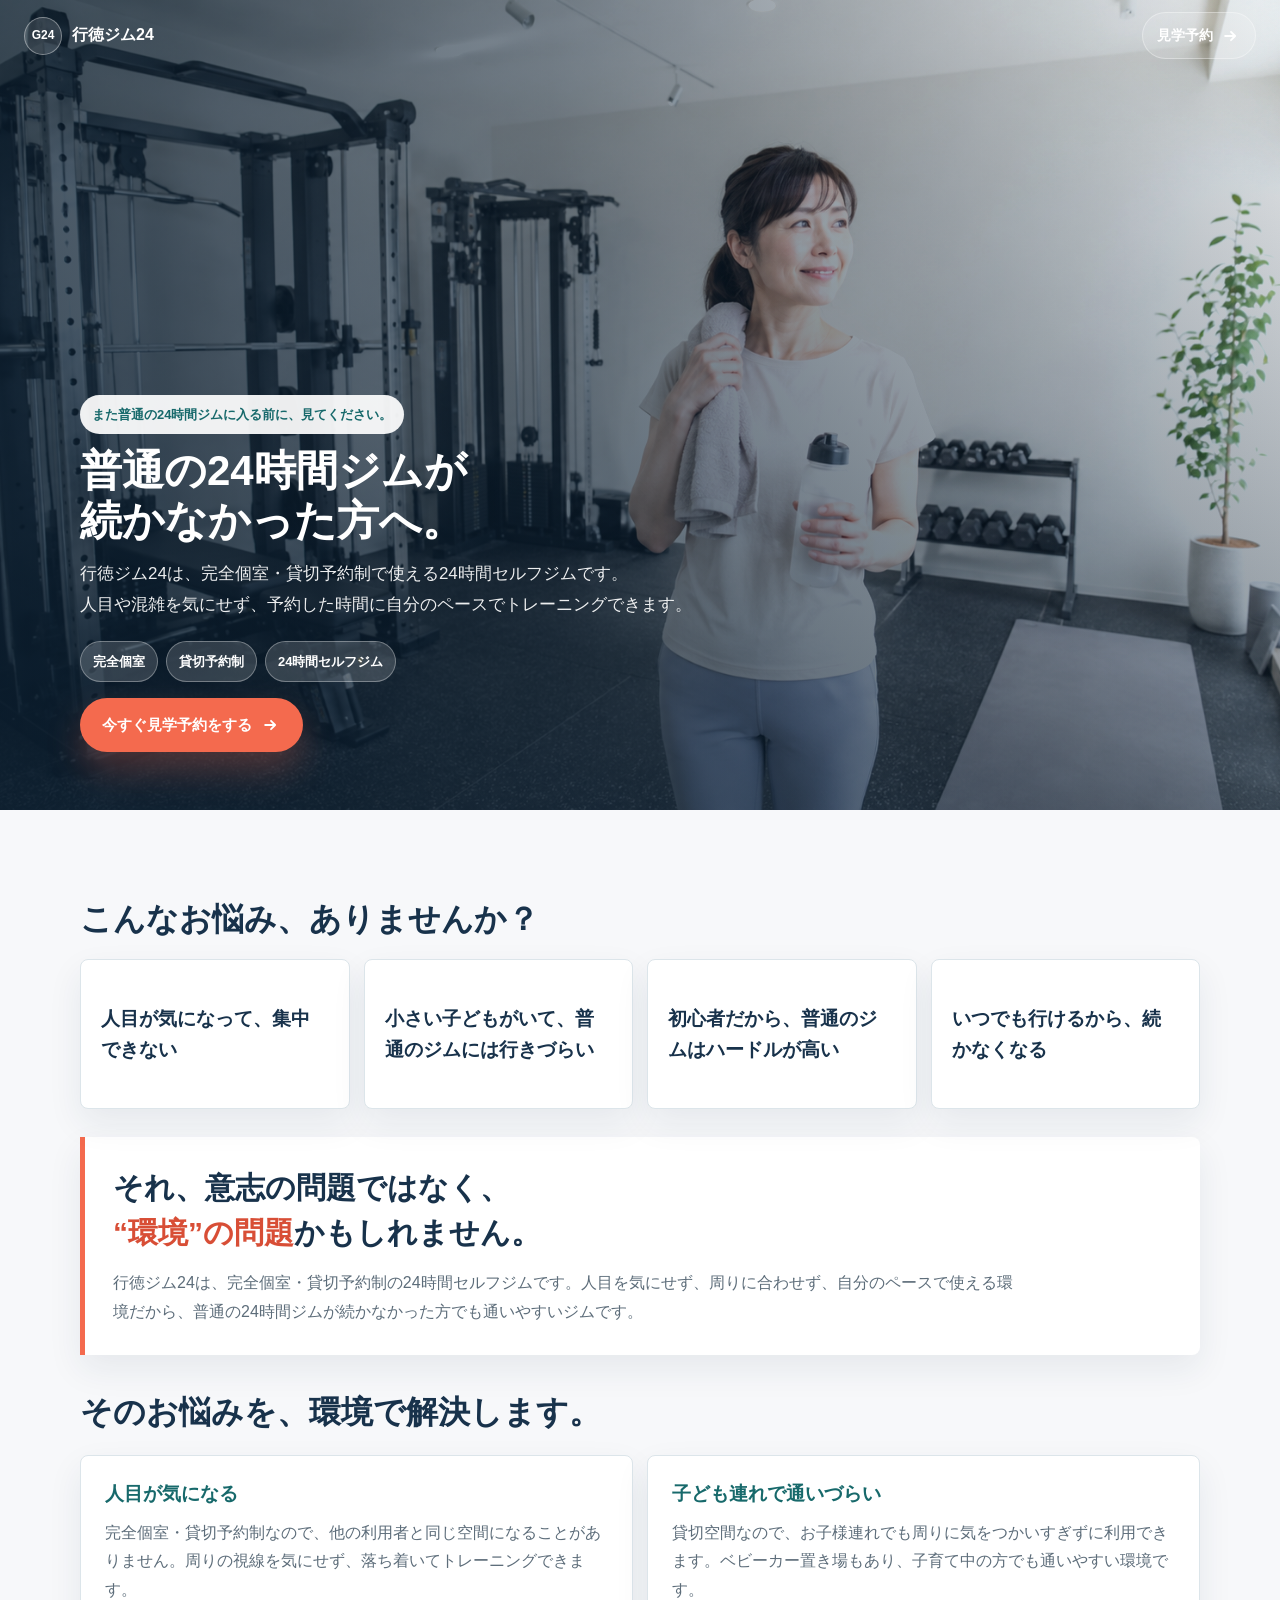
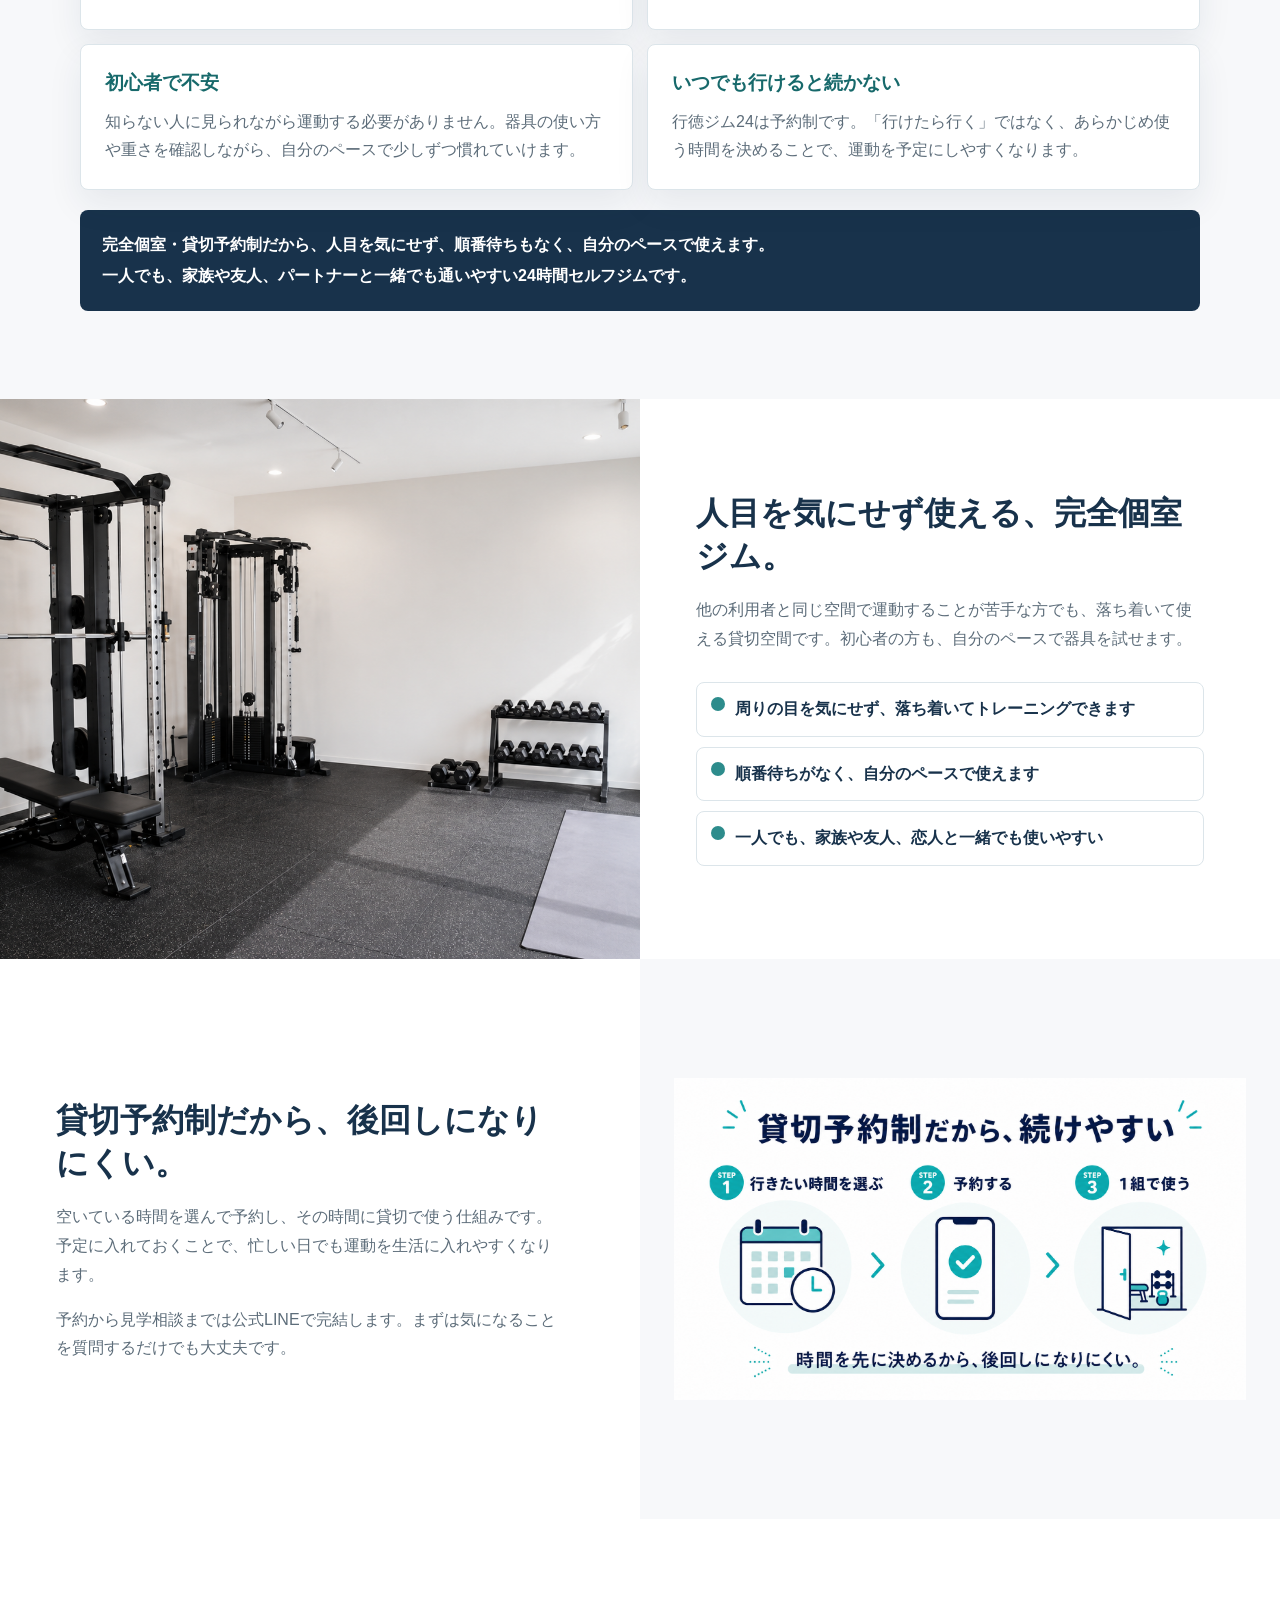
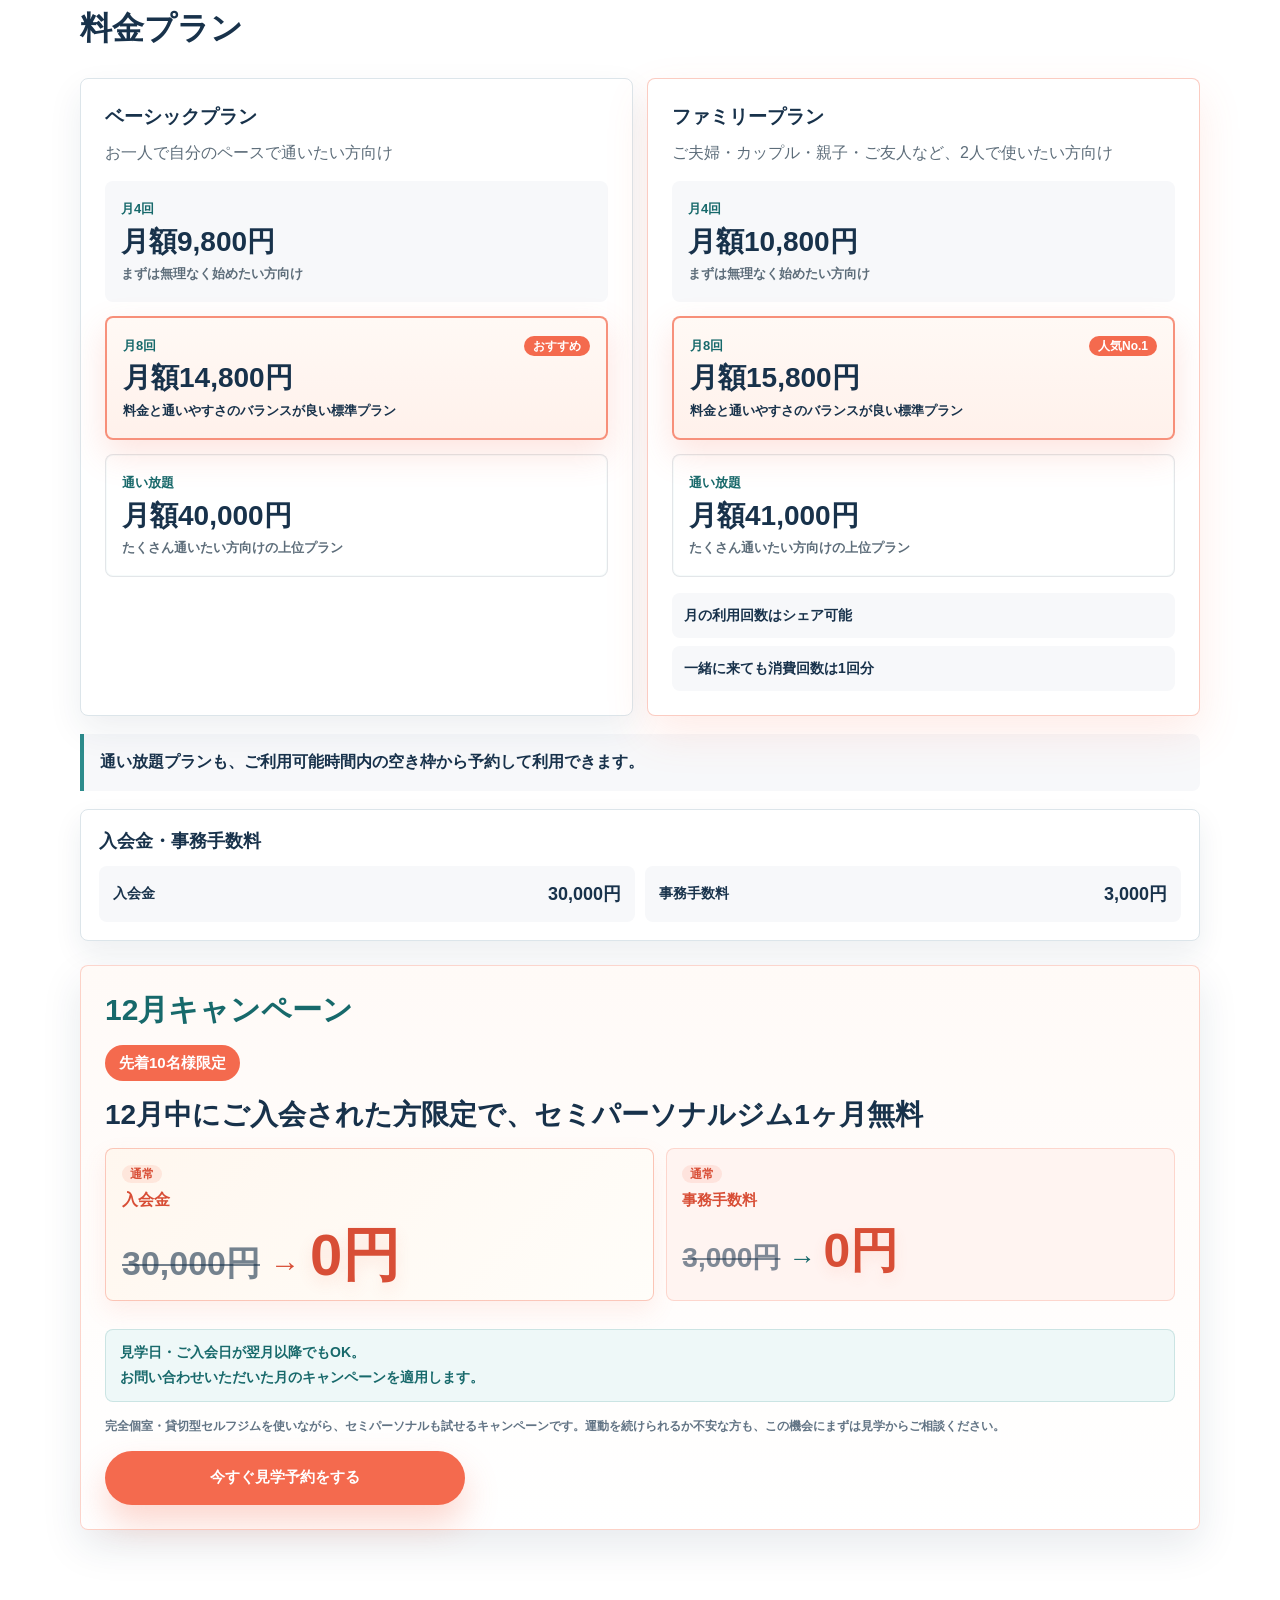
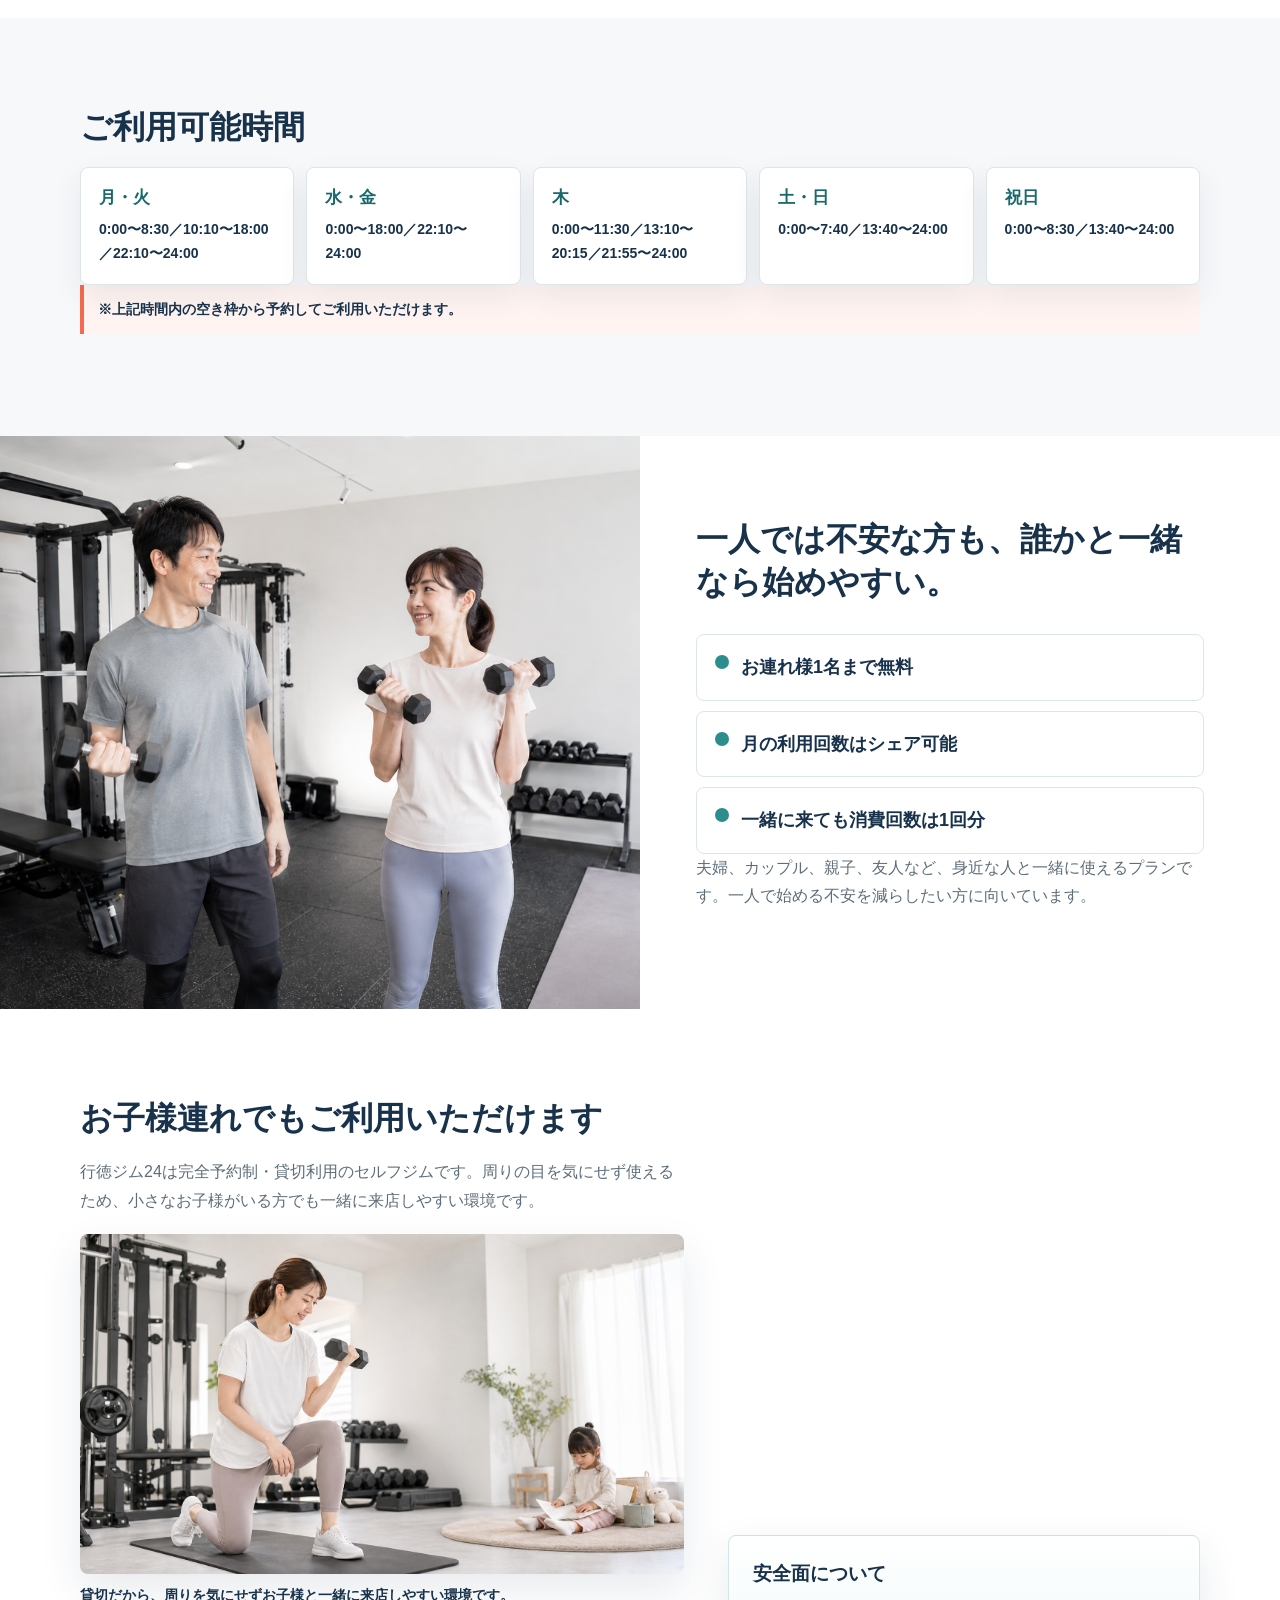
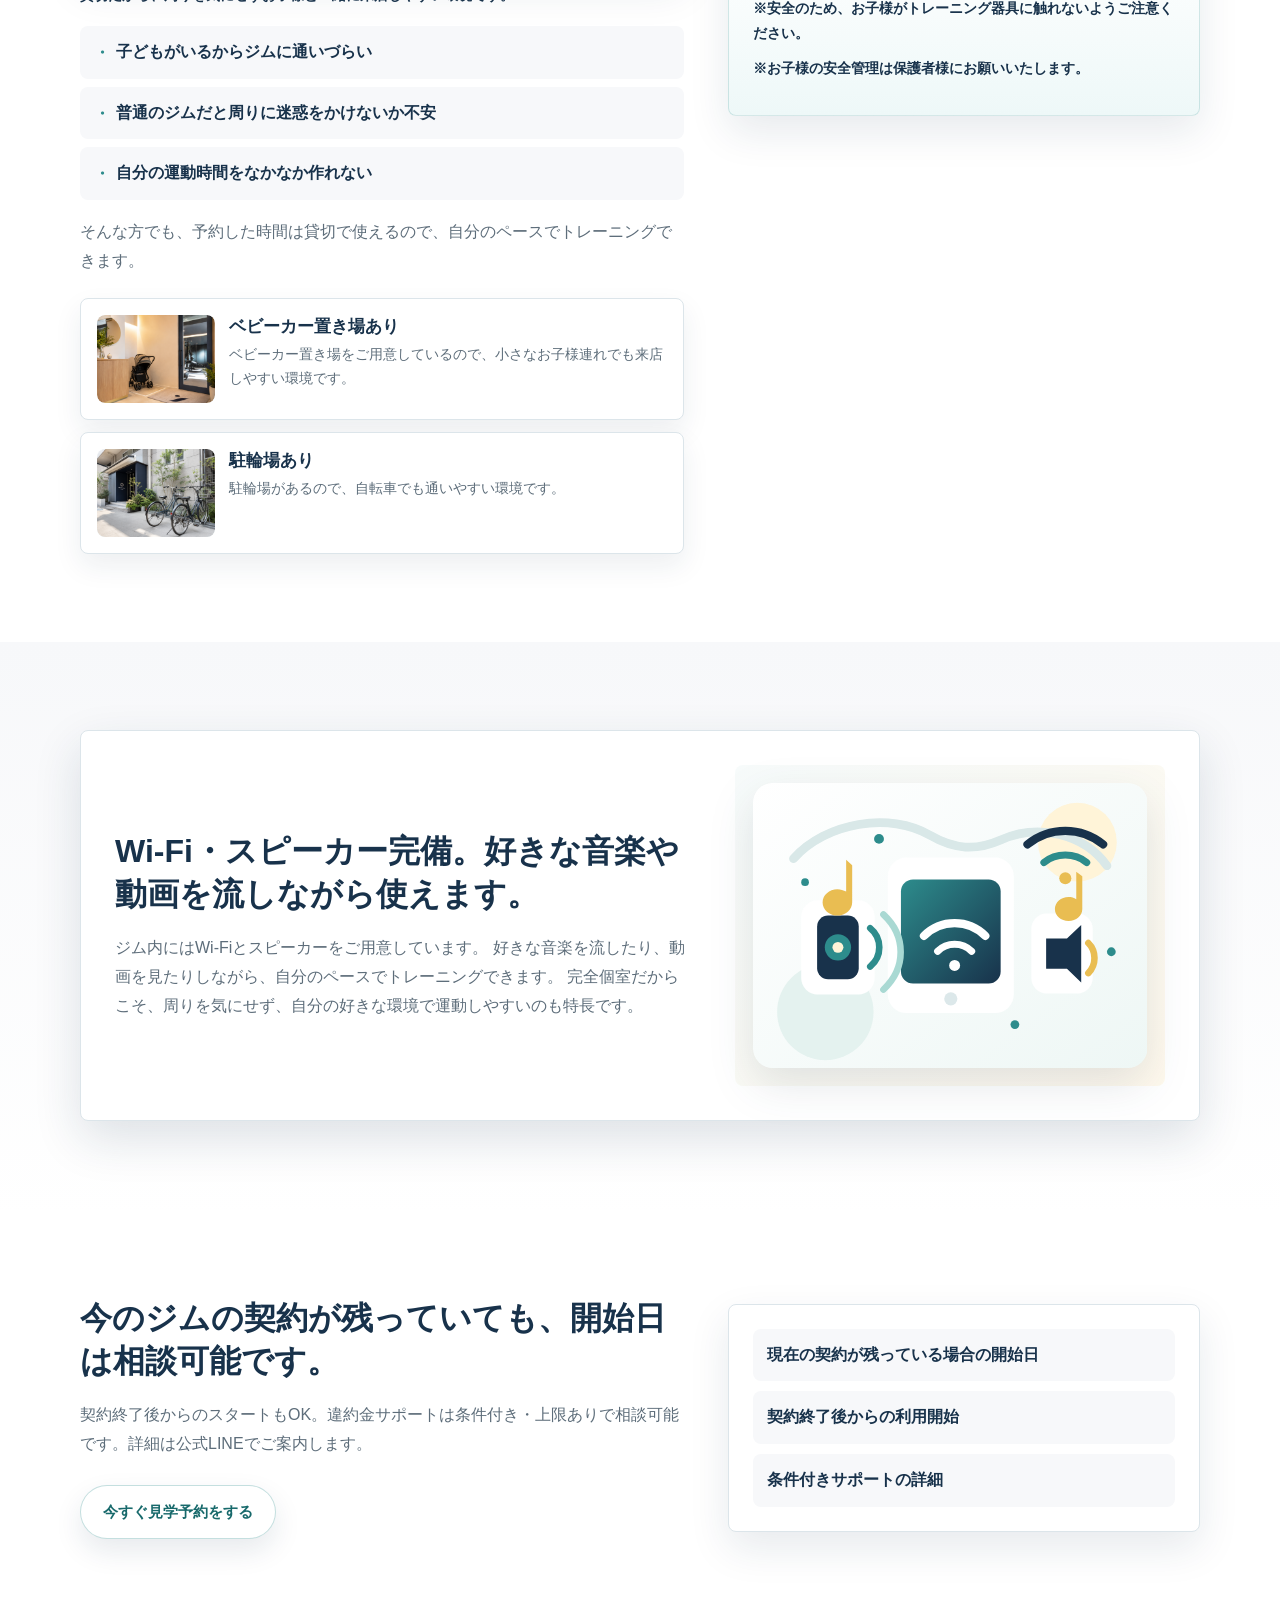
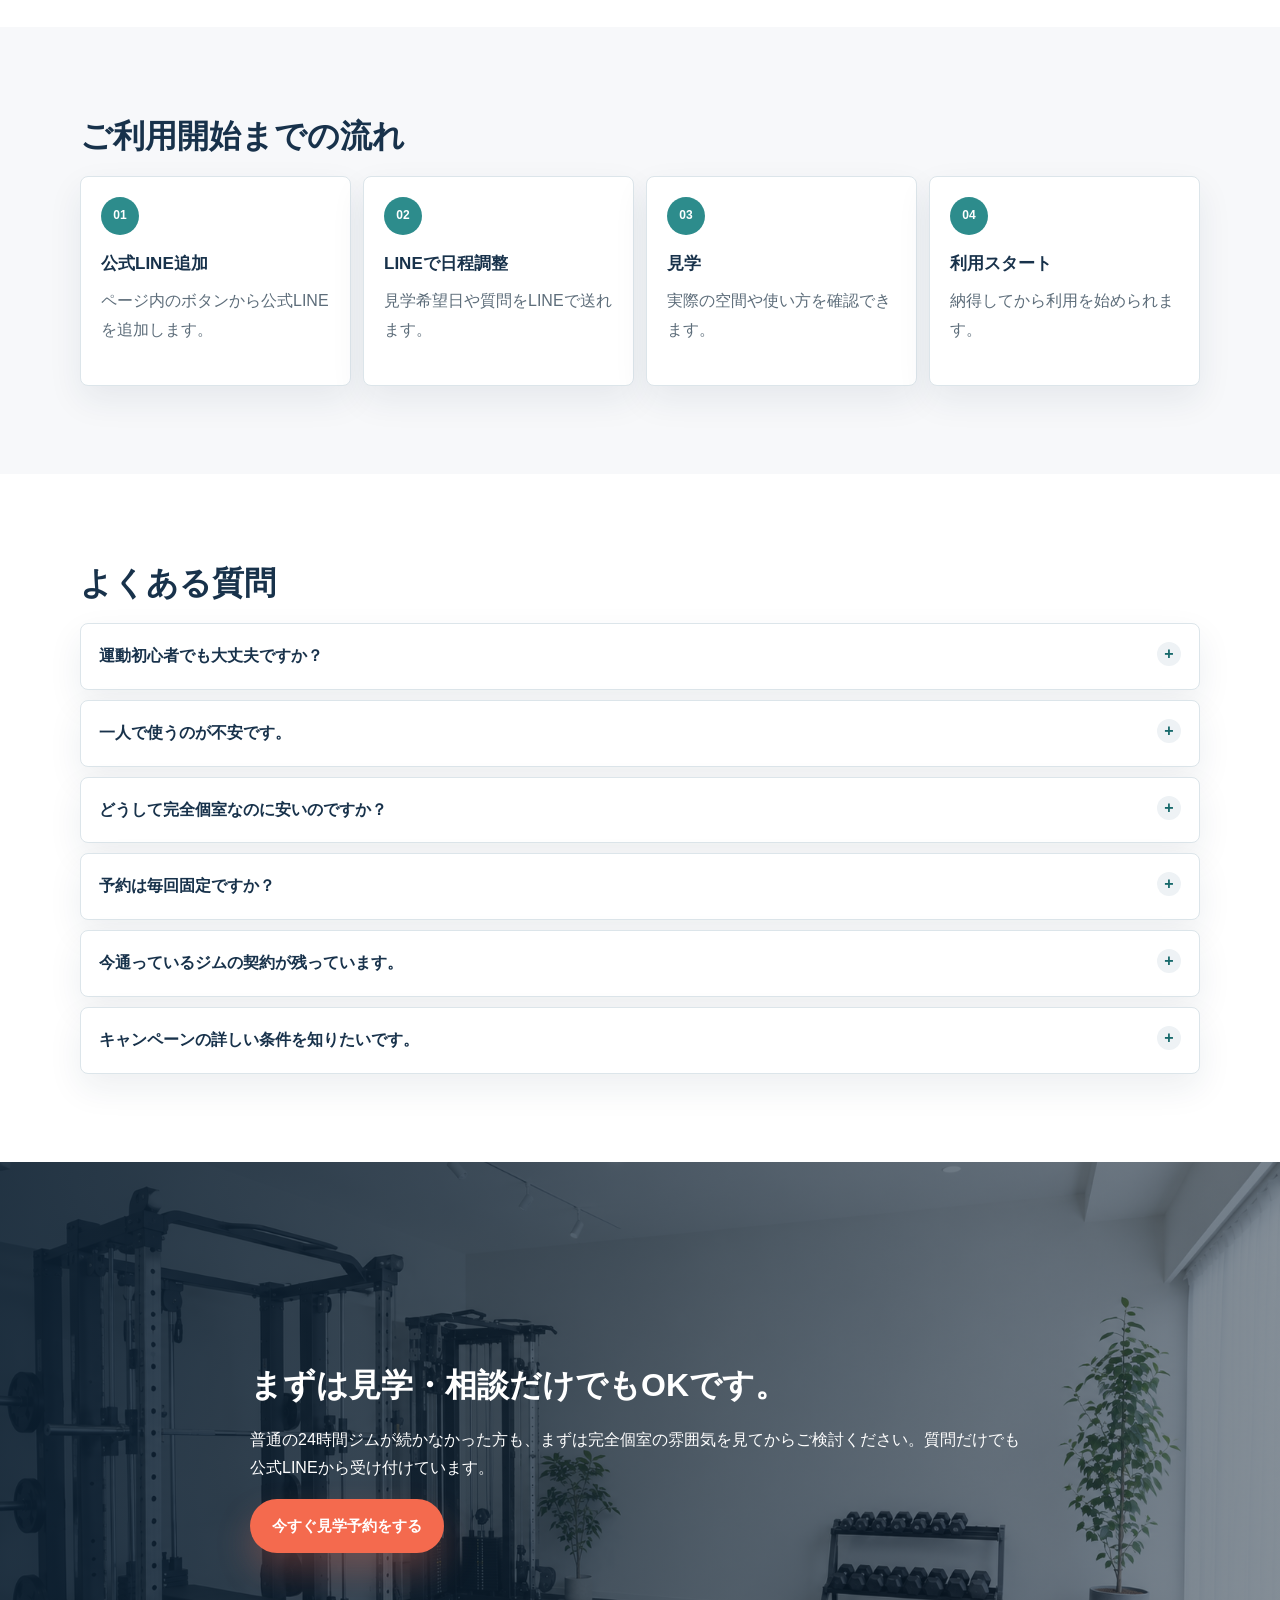
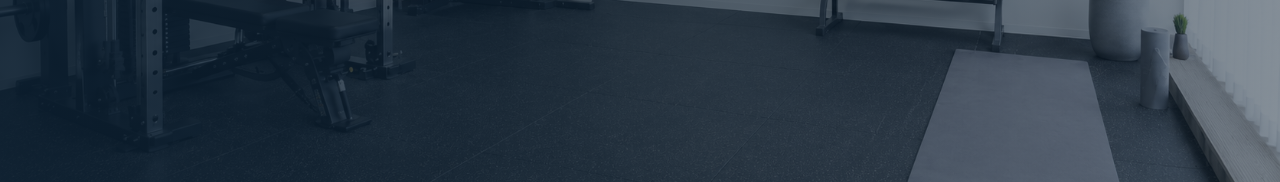
<file: index.html>
<!doctype html>
<html lang="ja">
  <head>
    <meta charset="utf-8" />
    <meta name="viewport" content="width=device-width, initial-scale=1" />
    <title>行徳ジム24 | 完全個室・貸切予約制の24時間セルフジム</title>
    <meta
      name="description"
      content="また普通の24時間ジムに入る前に、見てください。行徳ジム24は、普通の24時間ジムが続かなかった方に向けた、完全個室・貸切予約制の24時間セルフジムです。"
    />
    <meta property="og:title" content="行徳ジム24 | 完全個室・貸切予約制の24時間セルフジム" />
    <meta
      property="og:description"
      content="普通の24時間ジムが続かなかった方へ。人目や混雑を気にせず、自分のペースで使える完全個室・貸切予約制の24時間セルフジムです。"
    />
    <meta property="og:type" content="website" />
    <meta property="og:image" content="./assets/images/fv_private_gym_hero.png" />
    <link rel="preload" as="image" href="./assets/images/fv_private_gym_hero.png" />
    <link rel="stylesheet" href="./styles.css?v=48" />
    <script type="application/ld+json">
      {
        "@context": "https://schema.org",
        "@type": "Gym",
        "name": "行徳ジム24",
        "description": "完全個室・貸切予約制の24時間セルフジム",
        "openingHoursSpecification": [
          {
            "@type": "OpeningHoursSpecification",
            "dayOfWeek": ["Monday", "Tuesday"],
            "opens": "00:00",
            "closes": "08:30"
          },
          {
            "@type": "OpeningHoursSpecification",
            "dayOfWeek": ["Monday", "Tuesday"],
            "opens": "10:10",
            "closes": "18:00"
          },
          {
            "@type": "OpeningHoursSpecification",
            "dayOfWeek": ["Monday", "Tuesday"],
            "opens": "22:10",
            "closes": "23:59"
          },
          {
            "@type": "OpeningHoursSpecification",
            "dayOfWeek": ["Wednesday", "Friday"],
            "opens": "00:00",
            "closes": "18:00"
          },
          {
            "@type": "OpeningHoursSpecification",
            "dayOfWeek": ["Wednesday", "Friday"],
            "opens": "22:10",
            "closes": "23:59"
          },
          {
            "@type": "OpeningHoursSpecification",
            "dayOfWeek": "Thursday",
            "opens": "00:00",
            "closes": "11:30"
          },
          {
            "@type": "OpeningHoursSpecification",
            "dayOfWeek": "Thursday",
            "opens": "13:10",
            "closes": "20:15"
          },
          {
            "@type": "OpeningHoursSpecification",
            "dayOfWeek": "Thursday",
            "opens": "21:55",
            "closes": "23:59"
          },
          {
            "@type": "OpeningHoursSpecification",
            "dayOfWeek": ["Saturday", "Sunday"],
            "opens": "00:00",
            "closes": "07:40"
          },
          {
            "@type": "OpeningHoursSpecification",
            "dayOfWeek": ["Saturday", "Sunday"],
            "opens": "13:40",
            "closes": "23:59"
          }
        ],
        "address": {
          "@type": "PostalAddress",
          "addressRegion": "千葉県",
          "addressLocality": "市川市",
          "streetAddress": "行徳四丁目周辺（詳細は公式LINEで案内）"
        },
        "telephone": "000-0000-0000",
        "url": "https://example.com"
      }
    </script>
  </head>
  <body>
    <header class="site-header" aria-label="サイトヘッダー">
      <a class="brand" href="#top" aria-label="行徳ジム24 トップへ">
        <span class="brand__mark" aria-hidden="true">G24</span>
        <span>行徳ジム24</span>
      </a>
      <a class="header-cta" href="#" data-line-cta>
        <span>見学予約</span>
        <svg aria-hidden="true" viewBox="0 0 24 24">
          <path d="M5 12h12m-5-5 5 5-5 5" />
        </svg>
      </a>
    </header>

    <main>
      <section id="top" class="hero" aria-labelledby="hero-title">
        <img
          class="hero__image"
          src="./assets/images/fv_private_gym_hero.png"
          alt="行徳ジム24の完全個室ジム空間"
        />
        <div class="hero__shade" aria-hidden="true"></div>
        <div class="hero__inner">
          <div class="hero__copy">
            <p class="hero__kicker">また普通の24時間ジムに入る前に、見てください。</p>
            <h1 id="hero-title">普通の24時間ジムが<br />続かなかった方へ。</h1>
            <p class="hero__text">
              行徳ジム24は、完全個室・貸切予約制で使える24時間セルフジムです。<br />
              人目や混雑を気にせず、予約した時間に自分のペースでトレーニングできます。
            </p>
            <div class="hero__badges" aria-label="サービス特徴">
              <span>完全個室</span>
              <span>貸切予約制</span>
              <span>24時間セルフジム</span>
            </div>
            <div class="hero__actions">
              <a class="button button--primary" href="#" data-line-cta>
                <span>今すぐ見学予約をする</span>
                <svg aria-hidden="true" viewBox="0 0 24 24">
                  <path d="M5 12h12m-5-5 5 5-5 5" />
                </svg>
              </a>
            </div>
          </div>
        </div>
      </section>

      <section class="section section--soft" data-reveal>
        <div class="section__inner">
          <h2>こんなお悩み、ありませんか？</h2>
          <div class="pain-grid">
            <article class="pain-card">
              <h3>人目が気になって、集中できない</h3>
            </article>
            <article class="pain-card">
              <h3>小さい子どもがいて、普通のジムには行きづらい</h3>
            </article>
            <article class="pain-card">
              <h3>初心者だから、普通のジムはハードルが高い</h3>
            </article>
            <article class="pain-card">
              <h3>いつでも行けるから、続かなくなる</h3>
            </article>
          </div>
          <div class="pain-resolution">
            <h3>それ、意志の問題ではなく、<br /><strong>“環境”の問題</strong>かもしれません。</h3>
            <p>
              行徳ジム24は、完全個室・貸切予約制の24時間セルフジムです。人目を気にせず、周りに合わせず、自分のペースで使える環境だから、普通の24時間ジムが続かなかった方でも通いやすいジムです。
            </p>
          </div>
          <div class="solution-block">
            <h3>そのお悩みを、環境で解決します。</h3>
            <div class="solution-grid">
              <article class="solution-item">
                <h4>人目が気になる</h4>
                <p>
                  完全個室・貸切予約制なので、他の利用者と同じ空間になることがありません。周りの視線を気にせず、落ち着いてトレーニングできます。
                </p>
              </article>
              <article class="solution-item">
                <h4>子ども連れで通いづらい</h4>
                <p>
                  貸切空間なので、お子様連れでも周りに気をつかいすぎずに利用できます。ベビーカー置き場もあり、子育て中の方でも通いやすい環境です。
                </p>
              </article>
              <article class="solution-item">
                <h4>初心者で不安</h4>
                <p>
                  知らない人に見られながら運動する必要がありません。器具の使い方や重さを確認しながら、自分のペースで少しずつ慣れていけます。
                </p>
              </article>
              <article class="solution-item">
                <h4>いつでも行けると続かない</h4>
                <p>
                  行徳ジム24は予約制です。「行けたら行く」ではなく、あらかじめ使う時間を決めることで、運動を予定にしやすくなります。
                </p>
              </article>
            </div>
            <p class="solution-summary">
              完全個室・貸切予約制だから、人目を気にせず、順番待ちもなく、自分のペースで使えます。<br />
              一人でも、家族や友人、パートナーと一緒でも通いやすい24時間セルフジムです。
            </p>
          </div>
        </div>
      </section>

      <section class="feature-section feature-section--image-left" data-reveal>
        <div class="feature-section__image">
          <img
            src="./assets/images/private_room_interior_wide.png"
            alt="完全個室で貸切感のあるジム内観"
          />
        </div>
        <div class="feature-section__body">
          <h2>人目を気にせず使える、完全個室ジム。</h2>
          <p>
            他の利用者と同じ空間で運動することが苦手な方でも、落ち着いて使える貸切空間です。初心者の方も、自分のペースで器具を試せます。
          </p>
          <ul class="check-list">
            <li>周りの目を気にせず、落ち着いてトレーニングできます</li>
            <li>順番待ちがなく、自分のペースで使えます</li>
            <li>一人でも、家族や友人、恋人と一緒でも使いやすい</li>
          </ul>
        </div>
      </section>

      <section class="feature-section" data-reveal>
        <div class="feature-section__body">
          <h2>貸切予約制だから、後回しになりにくい。</h2>
          <p>
            空いている時間を選んで予約し、その時間に貸切で使う仕組みです。予定に入れておくことで、忙しい日でも運動を生活に入れやすくなります。
          </p>
          <p>
            予約から見学相談までは公式LINEで完結します。まずは気になることを質問するだけでも大丈夫です。
          </p>
        </div>
        <div class="feature-section__image feature-section__image--contain">
          <img
            src="./assets/images/reservation_flow_infographic.png"
            alt="貸切予約制の流れを説明する図解"
          />
        </div>
      </section>

      <section id="pricing" class="section" data-reveal>
        <div class="section__inner">
          <span id="price" class="anchor-alias" aria-hidden="true"></span>
          <h2>料金プラン</h2>
          <div class="price-grid">
            <article class="price-card">
              <h3>ベーシックプラン</h3>
              <p>お一人で自分のペースで通いたい方向け</p>
              <div class="price-row">
                <span>月4回</span>
                <strong>月額9,800円</strong>
                <small>まずは無理なく始めたい方向け</small>
              </div>
              <div class="price-row price-row--recommended">
                <div class="price-row__head">
                  <span>月8回</span>
                  <em>おすすめ</em>
                </div>
                <strong>月額14,800円</strong>
                <small>料金と通いやすさのバランスが良い標準プラン</small>
              </div>
              <div class="price-row price-row--unlimited">
                <span>通い放題</span>
                <strong>月額40,000円</strong>
                <small>たくさん通いたい方向けの上位プラン</small>
              </div>
            </article>
            <article class="price-card price-card--accent">
              <h3>ファミリープラン</h3>
              <p>ご夫婦・カップル・親子・ご友人など、2人で使いたい方向け</p>
              <div class="price-row">
                <span>月4回</span>
                <strong>月額10,800円</strong>
                <small>まずは無理なく始めたい方向け</small>
              </div>
              <div class="price-row price-row--recommended">
                <div class="price-row__head">
                  <span>月8回</span>
                  <em>人気No.1</em>
                </div>
                <strong>月額15,800円</strong>
                <small>料金と通いやすさのバランスが良い標準プラン</small>
              </div>
              <div class="price-row price-row--unlimited">
                <span>通い放題</span>
                <strong>月額41,000円</strong>
                <small>たくさん通いたい方向けの上位プラン</small>
              </div>
              <ul class="mini-list">
                <li>月の利用回数はシェア可能</li>
                <li>一緒に来ても消費回数は1回分</li>
              </ul>
            </article>
          </div>
          <p class="plan-note">
            通い放題プランも、ご利用可能時間内の空き枠から予約して利用できます。
          </p>
          <div class="initial-fees" aria-label="入会金・事務手数料">
            <h3>入会金・事務手数料</h3>
            <div class="initial-fees__grid">
              <p><span>入会金</span><strong>30,000円</strong></p>
              <p><span>事務手数料</span><strong>3,000円</strong></p>
            </div>
          </div>
          <aside id="campaign" class="pricing-campaign" data-campaign-panel aria-label="キャンペーン適用時の案内">
            <h3 class="pricing-campaign__title" data-campaign-title>6月プレオープン先行受付中</h3>
            <p class="pricing-campaign__limit" data-campaign-subtitle>先着10名様限定</p>
            <p class="pricing-campaign__main" data-campaign-lead>
              6月中にお問い合わせの方限定
            </p>
            <div class="pricing-campaign__fees" data-campaign-fees>
              <div class="pricing-campaign__fee">
                <span>入会金</span>
                <p><del>30,000円</del><em>→</em><strong>0円</strong></p>
              </div>
              <div class="pricing-campaign__fee">
                <span>事務手数料</span>
                <p><del>3,000円</del><em>→</em><strong>0円</strong></p>
              </div>
            </div>
            <div class="pricing-campaign__extras" data-campaign-extras hidden></div>
            <p class="pricing-campaign__condition" data-campaign-condition>
              <strong>見学日・ご入会日が翌月以降でもOK。</strong>
              <span>お問い合わせいただいた月のキャンペーンを適用します。</span>
            </p>
            <p class="pricing-campaign__detail" data-campaign-detail hidden></p>
            <p class="pricing-campaign__note" data-campaign-note>
              キャンペーンは、見学当日のご入会で適用となります。
            </p>
            <a class="button button--primary pricing-campaign__cta" href="#" data-line-cta data-campaign-cta>今すぐ見学予約をする</a>
          </aside>
        </div>
      </section>

      <section class="section section--soft" data-reveal>
        <div class="section__inner">
          <h2>ご利用可能時間</h2>
          <div class="hours-grid">
            <article class="hours-card">
              <h3>月・火</h3>
              <p>0:00〜8:30／10:10〜18:00／22:10〜24:00</p>
            </article>
            <article class="hours-card">
              <h3>水・金</h3>
              <p>0:00〜18:00／22:10〜24:00</p>
            </article>
            <article class="hours-card">
              <h3>木</h3>
              <p>0:00〜11:30／13:10〜20:15／21:55〜24:00</p>
            </article>
            <article class="hours-card">
              <h3>土・日</h3>
              <p>0:00〜7:40／13:40〜24:00</p>
            </article>
            <article class="hours-card">
              <h3>祝日</h3>
              <p>0:00〜8:30／13:40〜24:00</p>
            </article>
          </div>
          <p class="small-note">※上記時間内の空き枠から予約してご利用いただけます。</p>
        </div>
      </section>

      <section class="feature-section feature-section--image-left section--soft" data-reveal>
        <div class="feature-section__image">
          <img
            src="./assets/images/family_plan_pair_training.png"
            alt="二人で使えるファミリープランのイメージ"
          />
        </div>
        <div class="feature-section__body">
          <h2>一人では不安な方も、誰かと一緒なら始めやすい。</h2>
          <ul class="check-list check-list--large">
            <li>お連れ様1名まで無料</li>
            <li>月の利用回数はシェア可能</li>
            <li>一緒に来ても消費回数は1回分</li>
          </ul>
          <p>
            夫婦、カップル、親子、友人など、身近な人と一緒に使えるプランです。一人で始める不安を減らしたい方に向いています。
          </p>
        </div>
      </section>

      <section class="section" data-reveal>
        <div class="section__inner two-column">
          <div>
            <h2>お子様連れでもご利用いただけます</h2>
            <p>
              行徳ジム24は完全予約制・貸切利用のセルフジムです。周りの目を気にせず使えるため、小さなお子様がいる方でも一緒に来店しやすい環境です。
            </p>
            <figure class="child-visual child-visual--intro">
              <img
                src="./assets/family-child-ok-gym.jpg"
                alt="貸切のジムで子どもと一緒に来店しやすい環境のイメージ"
              />
              <figcaption>
                貸切だから、周りを気にせずお子様と一緒に来店しやすい環境です。
              </figcaption>
            </figure>
            <div class="child-quote-list" aria-label="お子様連れの方の不安">
              <span>子どもがいるからジムに通いづらい</span>
              <span>普通のジムだと周りに迷惑をかけないか不安</span>
              <span>自分の運動時間をなかなか作れない</span>
            </div>
            <p>
              そんな方でも、予約した時間は貸切で使えるので、自分のペースでトレーニングできます。
            </p>
            <div class="family-support-list" aria-label="お子様連れや近隣利用のサポート">
              <article class="family-support-card">
                <figure class="family-support-card__media">
                  <img
                    src="./assets/stroller-space-photo.png"
                    alt="ベビーカー置き場の写真"
                  />
                </figure>
                <div>
                  <h3>ベビーカー置き場あり</h3>
                  <p>ベビーカー置き場をご用意しているので、小さなお子様連れでも来店しやすい環境です。</p>
                </div>
              </article>
              <article class="family-support-card">
                <figure class="family-support-card__media">
                  <img
                    src="./assets/bicycle-parking-photo.png"
                    alt="駐輪場の写真"
                  />
                </figure>
                <div>
                  <h3>駐輪場あり</h3>
                  <p>駐輪場があるので、自転車でも通いやすい環境です。</p>
                </div>
              </article>
            </div>
          </div>
          <div class="child-side">
            <div class="child-card">
              <h3>安全面について</h3>
              <p>※安全のため、お子様がトレーニング器具に触れないようご注意ください。</p>
              <p>※お子様の安全管理は保護者様にお願いいたします。</p>
            </div>
          </div>
        </div>
      </section>

      <section class="section section--amenity" data-reveal>
        <div class="section__inner amenity-card">
          <div class="amenity-card__body">
            <h2>Wi‑Fi・スピーカー完備。好きな音楽や動画を流しながら使えます。</h2>
            <p>
              ジム内にはWi‑Fiとスピーカーをご用意しています。
              好きな音楽を流したり、動画を見たりしながら、自分のペースでトレーニングできます。
              完全個室だからこそ、周りを気にせず、自分の好きな環境で運動しやすいのも特長です。
            </p>
          </div>
          <div class="amenity-card__visual">
            <svg class="amenity-illustration" viewBox="0 0 720 520" role="img" aria-label="Wi‑Fiとスピーカー完備のイラスト">
              <defs>
                <linearGradient id="amenity-bg" x1="0" x2="1" y1="0" y2="1">
                  <stop offset="0" stop-color="#ffffff" />
                  <stop offset="1" stop-color="#eef7f5" />
                </linearGradient>
                <linearGradient id="amenity-screen" x1="0" x2="1" y1="0" y2="1">
                  <stop offset="0" stop-color="#2d8c8c" />
                  <stop offset="1" stop-color="#18324b" />
                </linearGradient>
              </defs>
              <rect width="720" height="520" rx="36" fill="url(#amenity-bg)" />
              <circle cx="592" cy="108" r="72" fill="#fff4d8" />
              <circle cx="132" cy="418" r="88" fill="#e4f2ef" />
              <path d="M74 138c58-66 176-86 250-42 43 25 83 28 128 8 70-31 152-11 194 47" fill="none" stroke="#d9e8e8" stroke-width="16" stroke-linecap="round" />
              <g>
                <rect x="246" y="136" width="230" height="284" rx="34" fill="#ffffff" />
                <rect x="270" y="176" width="182" height="190" rx="22" fill="url(#amenity-screen)" />
                <circle cx="361" cy="394" r="12" fill="#dce8ea" />
                <path d="M312 279c31-31 81-31 112 0" fill="none" stroke="#ffffff" stroke-width="15" stroke-linecap="round" />
                <path d="M337 307c17-17 45-17 62 0" fill="none" stroke="#ffffff" stroke-width="13" stroke-linecap="round" />
                <circle cx="368" cy="333" r="10" fill="#ffffff" />
              </g>
              <g>
                <rect x="88" y="214" width="134" height="172" rx="30" fill="#ffffff" />
                <rect x="117" y="242" width="76" height="116" rx="20" fill="#18324b" />
                <circle cx="155" cy="300" r="24" fill="#2d8c8c" />
                <circle cx="155" cy="300" r="10" fill="#fff4d8" />
                <path d="M214 265c22 18 22 52 0 70" fill="none" stroke="#2d8c8c" stroke-width="12" stroke-linecap="round" />
                <path d="M238 240c42 39 42 98 0 137" fill="none" stroke="#a9d9d3" stroke-width="12" stroke-linecap="round" />
              </g>
              <g>
                <rect x="508" y="238" width="112" height="146" rx="28" fill="#ffffff" />
                <path d="M535 284h38l26-25v105l-26-25h-38z" fill="#18324b" />
                <path d="M612 292c15 15 15 40 0 55" fill="none" stroke="#e9bd52" stroke-width="12" stroke-linecap="round" />
              </g>
              <path d="M501 112c40-33 98-33 138 0" fill="none" stroke="#18324b" stroke-width="15" stroke-linecap="round" />
              <path d="M531 145c22-18 56-18 78 0" fill="none" stroke="#2d8c8c" stroke-width="13" stroke-linecap="round" />
              <circle cx="570" cy="174" r="11" fill="#e9bd52" />
              <path d="M181 150v68c0 13-12 24-27 24s-27-11-27-24 12-24 27-24c6 0 11 2 16 4v-58z" fill="#e9bd52" />
              <path d="M601 170v60c0 12-11 22-25 22s-25-10-25-22 11-22 25-22c5 0 10 1 14 4v-50z" fill="#e9bd52" />
              <circle cx="230" cy="102" r="9" fill="#2d8c8c" />
              <circle cx="654" cy="308" r="8" fill="#2d8c8c" />
              <circle cx="95" cy="181" r="7" fill="#2d8c8c" />
              <circle cx="478" cy="441" r="8" fill="#2d8c8c" />
            </svg>
          </div>
        </div>
      </section>

      <section class="section" data-reveal>
        <div class="section__inner two-column">
          <div>
            <h2>今のジムの契約が残っていても、開始日は相談可能です。</h2>
            <p>
              契約終了後からのスタートもOK。違約金サポートは条件付き・上限ありで相談可能です。詳細は公式LINEでご案内します。
            </p>
            <a class="button button--secondary button--inline" href="#" data-line-cta>今すぐ見学予約をする</a>
          </div>
          <div class="support-card">
            <ul>
              <li>現在の契約が残っている場合の開始日</li>
              <li>契約終了後からの利用開始</li>
              <li>条件付きサポートの詳細</li>
            </ul>
          </div>
        </div>
      </section>

      <section class="section section--soft" data-reveal>
        <div class="section__inner">
          <h2>ご利用開始までの流れ</h2>
          <ol class="flow-list">
            <li>
              <span>01</span>
              <strong>公式LINE追加</strong>
              <p>ページ内のボタンから公式LINEを追加します。</p>
            </li>
            <li>
              <span>02</span>
              <strong>LINEで日程調整</strong>
              <p>見学希望日や質問をLINEで送れます。</p>
            </li>
            <li>
              <span>03</span>
              <strong>見学</strong>
              <p>実際の空間や使い方を確認できます。</p>
            </li>
            <li>
              <span>04</span>
              <strong>利用スタート</strong>
              <p>納得してから利用を始められます。</p>
            </li>
          </ol>
        </div>
      </section>

      <section id="faq" class="section" data-reveal>
        <div class="section__inner">
          <h2>よくある質問</h2>
          <div class="faq-list">
            <details>
              <summary>運動初心者でも大丈夫ですか？</summary>
              <p>はい。初心者の方でも使いやすいよう、見学時に空間や利用方法をご確認いただけます。</p>
            </details>
            <details>
              <summary>一人で使うのが不安です。</summary>
              <p>ファミリープランなら、お連れ様1名まで無料で一緒にご利用いただけます。</p>
            </details>
            <details>
              <summary>どうして完全個室なのに安いのですか？</summary>
              <p>
                当店は、既存の施設を空いている時間帯に有効活用して運営しています。
              </p>
              <p>
                既存の設備を活かすことで大きな固定費を抑えられるため、完全個室・貸切利用でも続けやすい月額料金にできています。
              </p>
              <p>
                また、運動は料金が高すぎると継続しにくいものです。普通の24時間ジムが続かなかった方でも無理なく続けられるよう、価格をできるだけ抑えています。
              </p>
            </details>
            <details>
              <summary>予約は毎回固定ですか？</summary>
              <p>いいえ。空いている時間から、その都度ご予約いただく形です。</p>
            </details>
            <details>
              <summary>今通っているジムの契約が残っています。</summary>
              <p>開始日の相談が可能です。契約終了後からのスタートもご相談ください。</p>
            </details>
            <details>
              <summary>キャンペーンの詳しい条件を知りたいです。</summary>
              <p>公式LINEでご案内します。まずはお気軽にご確認ください。</p>
            </details>
          </div>
        </div>
      </section>

      <section id="contact" class="final-cta" data-reveal>
        <img
          src="./assets/images/cta_private_gym_bg.png"
          alt="完全個室ジムの明るい空間"
        />
        <div class="final-cta__shade" aria-hidden="true"></div>
        <div class="final-cta__inner">
          <h2>まずは見学・相談だけでもOKです。</h2>
          <p>
            普通の24時間ジムが続かなかった方も、まずは完全個室の雰囲気を見てからご検討ください。質問だけでも公式LINEから受け付けています。
          </p>
          <a class="button button--primary" href="#" data-line-cta>今すぐ見学予約をする</a>
        </div>
      </section>
    </main>

    <nav class="floating-cta" aria-label="固定CTA">
      <a href="#" data-line-cta>
        <span>今すぐ見学予約をする</span>
        <svg aria-hidden="true" viewBox="0 0 24 24">
          <path d="M5 12h12m-5-5 5 5-5 5" />
        </svg>
      </a>
    </nav>

    <script src="./script.js?v=46"></script>
  </body>
</html>
</file>
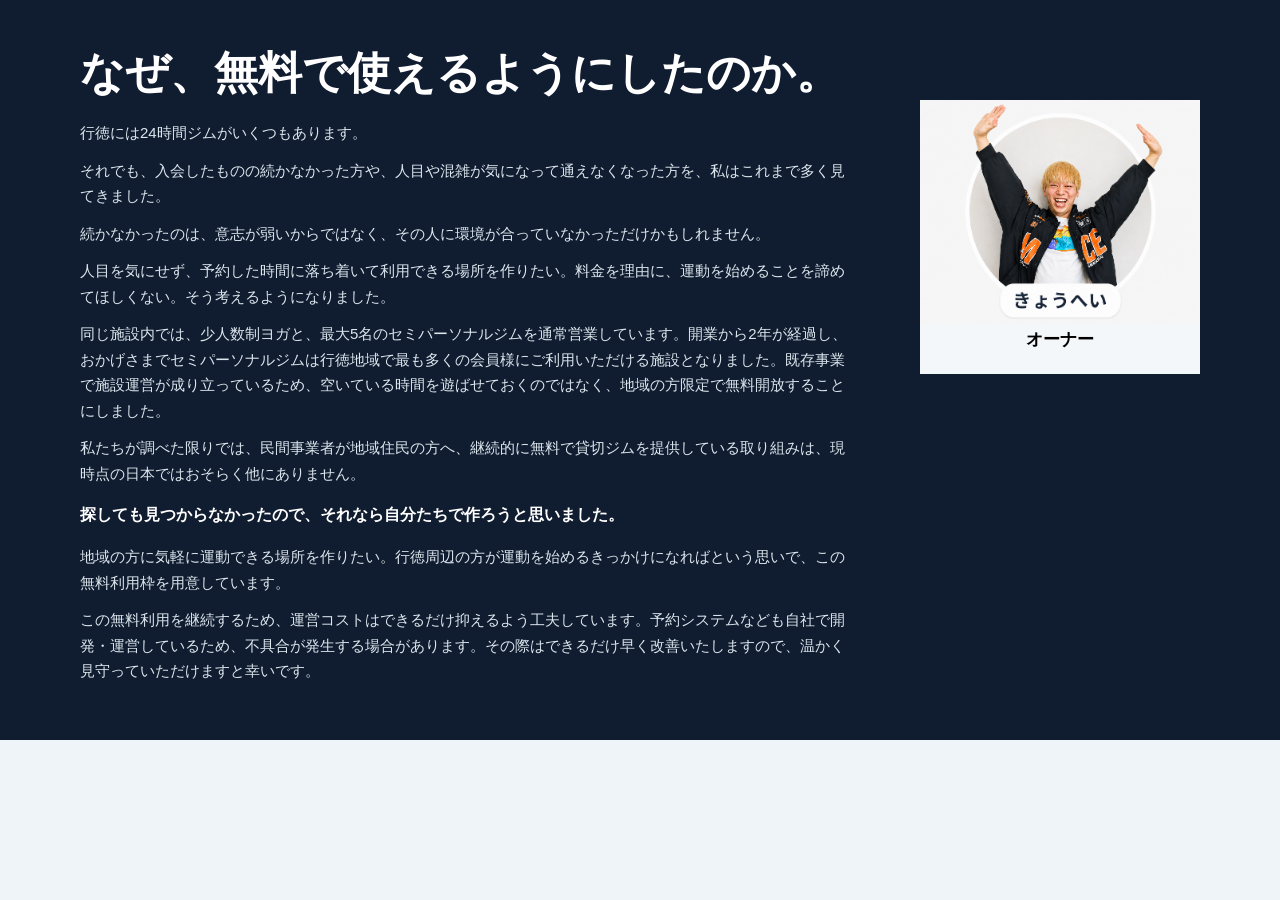
<file: why-free/index.html>
<!doctype html>
<html lang="ja">
  <head>
    <meta charset="utf-8" />
    <meta name="viewport" content="width=device-width, initial-scale=1" />
    <meta
      name="description"
      content="行徳ジム24のLPから、なぜ無料で使えるようにしたのかの部分だけを表示します。"
    />
    <title>なぜ行徳ジム24を無料にしたのか</title>
    <link rel="stylesheet" href="../free-lp/styles.css" />
    <style>
      html,
      body {
        margin: 0;
        min-height: 100%;
        overflow-x: hidden;
        background: #eef4f7;
      }

      body {
        padding: 0;
      }

      #section-root {
        min-height: 100vh;
      }

      #section-root > .section--owner {
        margin: 0;
      }

      #section-root .owner__portrait {
        overflow: visible !important;
      }

      #section-root .owner__portrait img {
        display: block !important;
        width: 100% !important;
        height: auto !important;
        max-height: none !important;
        object-fit: contain !important;
        object-position: center !important;
        margin: 0 auto !important;
      }

      .loading,
      .error {
        width: min(720px, calc(100% - 32px));
        margin: 48px auto;
        padding: 24px;
        background: #fff;
        border-radius: 16px;
        font-family:
          -apple-system, BlinkMacSystemFont, "Segoe UI", "Hiragino Kaku Gothic ProN",
          "Hiragino Sans", "Yu Gothic", Meiryo, sans-serif;
        line-height: 1.8;
        color: #163143;
      }
    </style>
  </head>
  <body>
    <main id="section-root" aria-live="polite">
      <p class="loading">読み込み中です。</p>
    </main>

    <script>
      (async () => {
        const root = document.getElementById("section-root");
        const sourceUrl = "../free-lp/index.html";

        try {
          const response = await fetch(sourceUrl, { cache: "no-store" });
          if (!response.ok) {
            throw new Error(`LPを取得できませんでした: ${response.status}`);
          }

          const html = await response.text();
          const sourceDocument = new DOMParser().parseFromString(html, "text/html");
          const section = sourceDocument.querySelector("#why-free");

          if (!section) {
            throw new Error("対象セクションが見つかりませんでした。");
          }

          sourceDocument.querySelectorAll("style").forEach((style) => {
            document.head.appendChild(style.cloneNode(true));
          });

          const extractedSection = section.cloneNode(true);

          extractedSection.querySelectorAll("img").forEach((image) => {
            const src = image.getAttribute("src");
            if (src && src.includes("owner-kyohei.png")) {
              image.setAttribute("src", "../free-lp/assets/images/owner-kyohei.png?v=3");
              return;
            }
            if (src && !src.startsWith("http") && !src.startsWith("/")) {
              image.setAttribute("src", new URL(src, new URL(sourceUrl, location.href)).href);
            }

            const srcset = image.getAttribute("srcset");
            if (srcset) {
              const resolved = srcset
                .split(",")
                .map((entry) => {
                  const parts = entry.trim().split(/\s+/);
                  const url = parts.shift();
                  if (!url) return entry;
                  const absolute = url.startsWith("http") || url.startsWith("/")
                    ? url
                    : new URL(url, new URL(sourceUrl, location.href)).href;
                  return [absolute, ...parts].join(" ");
                })
                .join(", ");
              image.setAttribute("srcset", resolved);
            }
          });

          extractedSection.querySelectorAll("source").forEach((source) => {
            const srcset = source.getAttribute("srcset");
            if (!srcset) return;
            const resolved = srcset
              .split(",")
              .map((entry) => {
                const parts = entry.trim().split(/\s+/);
                const url = parts.shift();
                if (!url) return entry;
                const absolute = url.startsWith("http") || url.startsWith("/")
                  ? url
                  : new URL(url, new URL(sourceUrl, location.href)).href;
                return [absolute, ...parts].join(" ");
              })
              .join(", ");
            source.setAttribute("srcset", resolved);
          });

          root.replaceChildren(extractedSection);
        } catch (error) {
          console.error(error);
          root.innerHTML =
            '<p class="error">ページを読み込めませんでした。少し時間をおいて、もう一度開いてください。</p>';
        }
      })();
    </script>
  </body>
</html>
</file>
<file: styles.css>
:root {
  --white: #ffffff;
  --navy: #18324b;
  --navy-soft: #264b6b;
  --teal: #2d8c8c;
  --teal-dark: #17696b;
  --coral: #f46a4e;
  --coral-dark: #d84e36;
  --gray: #f7f8fa;
  --gray-2: #eef2f5;
  --ink-muted: #5d6d7a;
  --line: #dce5ea;
  --shadow: 0 18px 48px rgba(24, 50, 75, 0.14);
  --max: 1120px;
}

* {
  box-sizing: border-box;
}

html {
  scroll-behavior: smooth;
}

body {
  margin: 0;
  background: var(--white);
  color: var(--navy);
  font-family: -apple-system, BlinkMacSystemFont, "Hiragino Sans", "Yu Gothic", "YuGothic", "Noto Sans JP", sans-serif;
  line-height: 1.8;
  overflow-x: hidden;
}

body,
button,
input,
textarea {
  letter-spacing: 0;
}

a {
  color: inherit;
  text-decoration: none;
}

img,
svg {
  display: block;
}

img {
  max-width: 100%;
}

p,
h1,
h2,
h3 {
  margin-top: 0;
  overflow-wrap: anywhere;
}

p {
  color: var(--ink-muted);
  font-size: 16px;
}

h1 {
  max-width: 760px;
  margin-bottom: 14px;
  color: var(--white);
  font-size: 42px;
  font-weight: 800;
  line-height: 1.18;
}

h2 {
  margin-bottom: 18px;
  font-size: 32px;
  font-weight: 800;
  line-height: 1.35;
}

h3 {
  margin-bottom: 8px;
  font-size: 19px;
  font-weight: 800;
  line-height: 1.45;
}

.site-header {
  position: fixed;
  z-index: 50;
  top: 0;
  left: 0;
  right: 0;
  display: flex;
  align-items: center;
  justify-content: space-between;
  gap: 16px;
  min-height: 64px;
  padding: 12px 24px;
  color: var(--white);
  transition: background 180ms ease, box-shadow 180ms ease;
}

.site-header.is-scrolled {
  background: rgba(24, 50, 75, 0.94);
  box-shadow: 0 10px 30px rgba(24, 50, 75, 0.18);
  backdrop-filter: blur(16px);
}

main {
  overflow: clip;
}

.brand,
.header-cta {
  display: inline-flex;
  align-items: center;
}

.brand {
  gap: 10px;
  min-width: 0;
  font-weight: 800;
}

.brand__mark {
  display: grid;
  place-items: center;
  width: 38px;
  height: 38px;
  border: 1px solid rgba(255, 255, 255, 0.38);
  border-radius: 50%;
  background: rgba(255, 255, 255, 0.14);
  font-size: 12px;
}

.header-cta {
  gap: 8px;
  min-height: 42px;
  padding: 10px 14px;
  border: 1px solid rgba(255, 255, 255, 0.34);
  border-radius: 999px;
  background: rgba(255, 255, 255, 0.14);
  font-size: 14px;
  font-weight: 800;
}

.header-cta svg,
.button svg,
.floating-cta svg {
  width: 20px;
  height: 20px;
  fill: none;
  stroke: currentColor;
  stroke-linecap: round;
  stroke-linejoin: round;
  stroke-width: 2.2;
}

.hero {
  position: relative;
  display: grid;
  align-items: end;
  min-height: 90svh;
  overflow: hidden;
  padding: 124px 24px 58px;
}

.hero__image,
.hero__shade,
.final-cta > img,
.final-cta__shade {
  position: absolute;
  inset: 0;
  width: 100%;
  height: 100%;
}

.hero__image,
.final-cta > img {
  object-fit: cover;
}

.hero__image {
  filter: brightness(1.12) saturate(1.04);
}

.hero__shade {
  background:
    linear-gradient(90deg, rgba(12, 32, 50, 0.72) 0%, rgba(12, 32, 50, 0.52) 43%, rgba(12, 32, 50, 0.05) 100%),
    linear-gradient(180deg, rgba(12, 32, 50, 0.02) 0%, rgba(12, 32, 50, 0.5) 100%);
}

.hero__inner,
.final-cta__inner {
  position: relative;
  z-index: 2;
  width: min(100%, var(--max));
  margin: 0 auto;
}

.hero__inner {
  display: block;
}

.hero__copy {
  max-width: 680px;
}

.hero__kicker,
.section-label {
  margin: 0 0 12px;
  color: var(--teal);
  font-size: 13px;
  font-weight: 800;
}

.hero__kicker {
  display: inline-flex;
  max-width: 100%;
  padding: 8px 12px;
  border-radius: 999px;
  background: rgba(255, 255, 255, 0.92);
  color: var(--teal-dark);
}

.hero__sub {
  margin-bottom: 12px;
  color: var(--white);
  font-size: 23px;
  font-weight: 800;
  line-height: 1.45;
}

.hero__text {
  max-width: 620px;
  margin-bottom: 20px;
  color: rgba(255, 255, 255, 0.92);
  font-size: 17px;
}

.hero__badges {
  display: flex;
  flex-wrap: wrap;
  gap: 8px;
  margin-bottom: 16px;
}

.hero__badges span {
  display: inline-flex;
  align-items: center;
  min-height: 34px;
  padding: 8px 12px;
  border: 1px solid rgba(255, 255, 255, 0.32);
  border-radius: 999px;
  background: rgba(255, 255, 255, 0.16);
  color: var(--white);
  font-size: 13px;
  font-weight: 800;
}

.pricing-campaign {
  display: grid;
  gap: 14px;
  margin-top: 24px;
  padding: 24px;
  border: 1px solid rgba(244, 106, 78, 0.28);
  border-radius: 8px;
  background: linear-gradient(180deg, #fffaf7 0%, #ffffff 100%);
  box-shadow: 0 16px 40px rgba(24, 50, 75, 0.1);
  color: var(--navy);
}

.pricing-campaign__eyebrow,
.pricing-campaign__title,
.pricing-campaign__limit,
.pricing-campaign__main,
.pricing-campaign__condition,
.pricing-campaign__detail,
.pricing-campaign__note,
.pricing-campaign__fee p {
  margin-bottom: 0;
}

.pricing-campaign__eyebrow {
  color: var(--coral-dark);
  font-size: 14px;
  font-weight: 900;
}

.pricing-campaign__title {
  color: var(--teal-dark);
  font-size: clamp(21px, 3vw, 30px);
  font-weight: 900;
  line-height: 1.35;
}

.pricing-campaign__limit {
  display: inline-flex;
  width: fit-content;
  min-height: 36px;
  align-items: center;
  padding: 8px 14px;
  border-radius: 999px;
  background: var(--coral);
  color: var(--white);
  font-size: 15px;
  font-weight: 900;
  line-height: 1.2;
}

.pricing-campaign__main {
  color: var(--navy);
  font-size: clamp(20px, 2.6vw, 28px);
  font-weight: 900;
  line-height: 1.4;
}

.pricing-campaign__fees {
  display: grid;
  grid-template-columns: minmax(0, 1.08fr) minmax(0, 1fr);
  gap: 12px;
}

.pricing-campaign__fee {
  display: grid;
  grid-template-columns: 1fr;
  gap: 11px;
  align-items: center;
  padding: 15px;
  border: 1px solid rgba(244, 106, 78, 0.22);
  border-radius: 8px;
  background: #fff4f1;
}

.pricing-campaign__fee:first-child {
  grid-template-columns: 1fr;
  gap: 11px;
  padding: 16px;
  border: 1px solid rgba(244, 106, 78, 0.36);
  background: linear-gradient(135deg, #fff7ef 0%, #fffdf9 100%);
  box-shadow: 0 10px 24px rgba(244, 106, 78, 0.1);
}

.pricing-campaign__fee span {
  display: grid;
  gap: 3px;
  color: var(--coral-dark);
  font-size: 15px;
  font-weight: 900;
}

.pricing-campaign__fee:first-child span {
  font-size: 16px;
}

.pricing-campaign__fee span::before {
  content: "通常";
  width: fit-content;
  padding: 3px 8px;
  border-radius: 999px;
  background: rgba(244, 106, 78, 0.12);
  color: var(--coral-dark);
  font-size: 12px;
  font-weight: 900;
  line-height: 1;
}

.pricing-campaign__fee p {
  display: flex;
  flex-wrap: wrap;
  gap: 8px;
  align-items: baseline;
  justify-content: flex-start;
  color: var(--coral-dark);
  font-weight: 900;
}

.pricing-campaign__fee:first-child p {
  gap: 10px;
  justify-content: flex-start;
}

.pricing-campaign__fee del {
  color: rgba(24, 50, 75, 0.55);
  font-size: clamp(22px, 3vw, 28px);
  text-decoration-thickness: 2px;
}

.pricing-campaign__fee:first-child del {
  color: rgba(24, 50, 75, 0.6);
  font-size: clamp(25px, 3.8vw, 34px);
  line-height: 1;
}

.pricing-campaign__fee em {
  color: var(--teal-dark);
  font-size: clamp(20px, 2.6vw, 27px);
  font-style: normal;
}

.pricing-campaign__fee:first-child em {
  color: var(--coral-dark);
  font-size: clamp(22px, 3vw, 30px);
  line-height: 1;
}

.pricing-campaign__fee strong {
  color: var(--coral-dark);
  font-size: clamp(36px, 5vw, 48px);
  line-height: 1;
  text-shadow: 0 6px 14px rgba(244, 106, 78, 0.12);
}

.pricing-campaign__fee:first-child strong {
  color: var(--coral-dark);
  font-size: clamp(42px, 6.2vw, 58px);
  letter-spacing: 0;
  text-shadow: 0 7px 16px rgba(244, 106, 78, 0.14);
}

.pricing-campaign__extras {
  display: flex;
  flex-wrap: wrap;
  gap: 8px;
}

.pricing-campaign__extras span {
  display: inline-flex;
  align-items: center;
  min-height: 31px;
  padding: 7px 10px;
  border-radius: 999px;
  background: #eef8f8;
  color: var(--teal-dark);
  font-size: 13px;
  font-weight: 900;
}

.pricing-campaign__condition {
  display: grid;
  gap: 4px;
  padding: 12px 14px;
  border: 1px solid rgba(44, 137, 135, 0.18);
  border-radius: 8px;
  background: #eef8f8;
  color: var(--teal-dark);
  font-size: 14px;
  line-height: 1.55;
}

.pricing-campaign__condition strong,
.pricing-campaign__condition span {
  display: block;
}

.pricing-campaign__condition strong {
  font-weight: 900;
}

.pricing-campaign__condition span {
  font-weight: 800;
}

.pricing-campaign__detail {
  color: rgba(24, 50, 75, 0.84);
  font-size: 13px;
  font-weight: 700;
  line-height: 1.7;
}

.pricing-campaign__note {
  color: rgba(24, 50, 75, 0.68);
  font-size: 12px;
  font-weight: 700;
  line-height: 1.7;
}

.pricing-campaign__cta {
  width: min(100%, 360px);
}

#pricing {
  scroll-margin-top: 72px;
}

.anchor-alias {
  display: block;
  position: relative;
  top: -72px;
  height: 0;
  overflow: hidden;
  visibility: hidden;
}

.campaign-strip {
  display: flex;
  flex-wrap: wrap;
  gap: 8px;
  align-items: center;
  width: fit-content;
  max-width: 100%;
  margin-bottom: 10px;
  padding: 10px;
  border-radius: 8px;
  background: rgba(255, 255, 255, 0.94);
  box-shadow: var(--shadow);
}

.campaign-strip span,
.campaign-strip strong {
  display: inline-flex;
  align-items: center;
  min-width: 0;
  min-height: 32px;
  padding: 7px 10px;
  border-radius: 999px;
  font-size: 13px;
  font-weight: 900;
  line-height: 1.2;
}

.campaign-strip span {
  background: var(--coral);
  color: var(--white);
}

.campaign-strip strong {
  color: var(--navy);
}

.campaign-note {
  max-width: 660px;
  margin-bottom: 24px;
  color: rgba(255, 255, 255, 0.94);
  font-size: 14px;
  font-weight: 700;
}

.hero__actions {
  display: flex;
  flex-wrap: wrap;
  gap: 12px;
}

.button {
  display: inline-flex;
  align-items: center;
  justify-content: center;
  gap: 9px;
  min-height: 54px;
  padding: 13px 22px;
  border: 0;
  border-radius: 999px;
  font-size: 15px;
  font-weight: 800;
  line-height: 1.35;
  text-align: center;
  transition: transform 160ms ease, box-shadow 160ms ease, background 160ms ease;
}

.button span,
.floating-cta span {
  min-width: 0;
}

.button:hover {
  transform: translateY(-1px);
}

.button--primary {
  background: var(--coral);
  color: var(--white);
  box-shadow: 0 18px 34px rgba(244, 106, 78, 0.28);
}

.button--primary:hover {
  background: var(--coral-dark);
}

.button--ghost {
  border: 1px solid rgba(255, 255, 255, 0.42);
  background: rgba(255, 255, 255, 0.14);
  color: var(--white);
}

.button--secondary {
  border: 1px solid rgba(45, 140, 140, 0.28);
  background: var(--white);
  color: var(--teal-dark);
  box-shadow: 0 12px 28px rgba(24, 50, 75, 0.1);
}

.button--light {
  background: var(--white);
  color: var(--teal-dark);
}

.button--inline {
  width: fit-content;
  margin-top: 10px;
}

.button--on-dark {
  background: rgba(255, 255, 255, 0.16);
}

.quick-proof {
  display: grid;
  grid-template-columns: repeat(3, 1fr);
  gap: 1px;
  background: var(--line);
}

.quick-proof__item {
  min-width: 0;
  min-height: 108px;
  padding: 24px;
  background: var(--white);
  text-align: center;
}

.quick-proof__item span {
  display: block;
  margin-bottom: 4px;
  color: var(--teal-dark);
  font-size: 13px;
  font-weight: 800;
}

.quick-proof__item strong {
  display: block;
  color: var(--navy);
  font-size: 21px;
}

.section {
  padding: 88px 24px;
  background: var(--white);
}

.section--soft {
  background: var(--gray);
}

.section--teal {
  background: linear-gradient(135deg, var(--teal-dark), var(--teal));
  color: var(--white);
}

.section--campaign {
  background:
    linear-gradient(180deg, rgba(255, 244, 241, 0.96), rgba(255, 255, 255, 0.98)),
    var(--white);
}

.section--amenity {
  background:
    linear-gradient(180deg, rgba(247, 248, 250, 0.96), rgba(255, 255, 255, 0.98)),
    var(--gray);
}

.section--teal p,
.section--teal .section-label {
  color: rgba(255, 255, 255, 0.86);
}

.section__inner {
  width: min(100%, var(--max));
  margin: 0 auto;
}

.section-label--light {
  color: rgba(255, 255, 255, 0.82);
}

.section-closing {
  max-width: 780px;
  margin: 28px 0 0;
  color: var(--navy);
  font-weight: 800;
}

.amenity-card {
  display: grid;
  grid-template-columns: minmax(0, 1.05fr) minmax(280px, 0.78fr);
  gap: 40px;
  align-items: center;
  padding: 34px;
  border: 1px solid var(--line);
  border-radius: 8px;
  background: var(--white);
  box-shadow: var(--shadow);
}

.amenity-card__body p:last-child {
  margin-bottom: 0;
}

.amenity-card__visual {
  display: grid;
  place-items: center;
  min-height: 280px;
  padding: 18px;
  border-radius: 8px;
  background: linear-gradient(135deg, #f7fbfb, #fff9ed);
}

.amenity-card__visual img {
  width: min(100%, 420px);
  height: auto;
}

.amenity-illustration {
  width: min(100%, 420px);
  height: auto;
  filter: drop-shadow(0 16px 22px rgba(24, 50, 75, 0.12));
}

.family-support-list {
  display: grid;
  gap: 12px;
  margin-top: 22px;
}

.family-support-card {
  display: grid;
  grid-template-columns: 118px minmax(0, 1fr);
  gap: 14px;
  align-items: start;
  padding: 16px;
  border: 1px solid var(--line);
  border-radius: 8px;
  background: var(--white);
  box-shadow: 0 12px 28px rgba(24, 50, 75, 0.08);
}

.family-support-card__media {
  margin: 0;
  overflow: hidden;
  border-radius: 8px;
  background: #f4f8f8;
}

.family-support-card__media img {
  display: block;
  width: 100%;
  height: 88px;
  aspect-ratio: 4 / 3;
  border-radius: 8px;
  object-fit: cover;
  object-position: center;
  background: #f4f8f8;
  box-shadow: 0 10px 22px rgba(24, 50, 75, 0.1);
}

.family-support-card h3 {
  margin-bottom: 4px;
  font-size: 17px;
}

.family-support-card p {
  margin-bottom: 0;
  font-size: 14px;
  line-height: 1.7;
}

.pain-grid,
.price-grid {
  display: grid;
  grid-template-columns: repeat(4, 1fr);
  gap: 14px;
}

.pain-card,
.reason-card,
.price-card,
.flow-list li,
.faq-list details {
  min-width: 0;
  border: 1px solid var(--line);
  border-radius: 8px;
  background: var(--white);
  box-shadow: 0 14px 34px rgba(24, 50, 75, 0.08);
}

.pain-card {
  display: flex;
  min-height: 150px;
  align-items: center;
  padding: 20px;
}

.pain-card h3 {
  margin-bottom: 0;
  font-size: 19px;
  line-height: 1.65;
}

.pain-card p,
.reason-card p,
.price-card p,
.flow-list p {
  margin-bottom: 0;
}

.pain-resolution {
  margin-top: 28px;
  padding: 28px;
  border-left: 5px solid var(--coral);
  border-radius: 0 8px 8px 0;
  background: var(--white);
  box-shadow: 0 14px 34px rgba(24, 50, 75, 0.08);
}

.pain-resolution h3 {
  margin-bottom: 14px;
  color: var(--navy);
  font-size: clamp(22px, 3vw, 30px);
  line-height: 1.5;
}

.pain-resolution h3 strong {
  color: var(--coral-dark);
}

.pain-resolution p {
  max-width: 900px;
  margin-bottom: 0;
}

.solution-block {
  margin-top: 34px;
}

.solution-block > h3 {
  margin-bottom: 20px;
  color: var(--navy);
  font-size: clamp(24px, 3vw, 32px);
  line-height: 1.45;
}

.solution-grid {
  display: grid;
  grid-template-columns: repeat(2, minmax(0, 1fr));
  gap: 14px;
}

.solution-item {
  min-width: 0;
  padding: 24px;
  border: 1px solid var(--line);
  border-radius: 8px;
  background: var(--white);
  box-shadow: 0 14px 34px rgba(24, 50, 75, 0.08);
}

.solution-item h4 {
  margin: 0 0 10px;
  color: var(--teal-dark);
  font-size: 19px;
  line-height: 1.5;
}

.solution-item p {
  margin-bottom: 0;
}

.solution-summary {
  margin: 20px 0 0;
  padding: 20px 22px;
  border-radius: 8px;
  background: var(--navy);
  color: var(--white);
  font-weight: 800;
  line-height: 1.9;
}

.two-column,
.split-band,
.store-info {
  display: grid;
  grid-template-columns: minmax(0, 1fr) minmax(320px, 0.78fr);
  gap: 44px;
  align-items: center;
}

.reason-stack {
  display: grid;
  gap: 12px;
}

.reason-card {
  padding: 22px;
}

.reason-card span {
  display: inline-block;
  margin-bottom: 8px;
  color: var(--coral);
  font-size: 13px;
  font-weight: 900;
}

.feature-section {
  display: grid;
  grid-template-columns: minmax(0, 1fr) minmax(0, 1fr);
  min-height: 560px;
  background: var(--white);
}

.feature-section--image-left .feature-section__image {
  order: -1;
}

.feature-section__image {
  min-height: 460px;
}

.feature-section__image img {
  width: 100%;
  height: 100%;
  object-fit: cover;
}

.feature-section__image--contain {
  display: grid;
  place-items: center;
  padding: 34px;
  background: var(--gray);
}

.feature-section__image--contain img {
  height: auto;
  max-height: 560px;
  object-fit: contain;
}

.feature-section__body {
  display: flex;
  flex-direction: column;
  justify-content: center;
  min-width: 0;
  max-width: 620px;
  padding: 82px 56px;
}

.feature-section__body .button {
  align-self: flex-start;
}

.check-list {
  display: grid;
  gap: 10px;
  padding: 0;
  margin: 12px 0 0;
  list-style: none;
}

.check-list li {
  position: relative;
  padding: 12px 14px 12px 38px;
  border: 1px solid var(--line);
  border-radius: 8px;
  background: var(--white);
  color: var(--navy);
  font-weight: 700;
}

.check-list li::before {
  position: absolute;
  top: 14px;
  left: 14px;
  width: 14px;
  height: 14px;
  border-radius: 50%;
  background: var(--teal);
  content: "";
}

.check-list--large li {
  padding: 16px 18px 16px 44px;
  font-size: 18px;
}

.check-list--large li::before {
  top: 20px;
  left: 18px;
}

.habit-panel {
  display: grid;
  gap: 10px;
}

.habit-panel div {
  padding: 18px;
  border: 1px solid rgba(255, 255, 255, 0.28);
  border-radius: 8px;
  background: rgba(255, 255, 255, 0.14);
}

.habit-panel span {
  display: block;
  color: rgba(255, 255, 255, 0.78);
  font-size: 13px;
  font-weight: 800;
}

.habit-panel strong {
  display: block;
  color: var(--white);
  font-size: 25px;
}

.price-grid {
  grid-template-columns: 1fr 1fr;
  margin-top: 28px;
}

.price-card {
  padding: 24px;
}

.price-card--accent {
  border-color: rgba(244, 106, 78, 0.34);
  box-shadow: 0 18px 44px rgba(244, 106, 78, 0.13);
}

.price-row {
  display: grid;
  gap: 4px;
  margin-top: 14px;
  padding: 16px;
  border-radius: 8px;
  background: var(--gray);
}

.price-row--recommended {
  position: relative;
  border: 2px solid rgba(244, 106, 78, 0.72);
  background: linear-gradient(180deg, #fff9f5 0%, #fff1eb 100%);
  box-shadow: 0 14px 34px rgba(244, 106, 78, 0.18);
}

.price-row--unlimited {
  border: 1px solid rgba(24, 50, 75, 0.12);
  background: #ffffff;
  box-shadow: inset 0 0 0 1px rgba(45, 140, 140, 0.04);
}

.price-row__head {
  display: flex;
  align-items: center;
  justify-content: space-between;
  gap: 10px;
}

.price-row__head em {
  flex: 0 0 auto;
  padding: 4px 9px;
  border-radius: 999px;
  background: var(--coral);
  color: var(--white);
  font-size: 12px;
  font-style: normal;
  font-weight: 900;
  line-height: 1;
}

.price-row span {
  color: var(--teal-dark);
  font-size: 13px;
  font-weight: 900;
}

.price-row strong {
  color: var(--navy);
  font-size: 28px;
  line-height: 1.2;
}

.price-row small {
  color: var(--ink-muted);
  font-size: 13px;
  font-weight: 800;
}

.price-row--recommended small {
  color: var(--navy);
}

.campaign-box {
  display: grid;
  gap: 8px;
  margin-top: 18px;
  padding: 18px;
  border: 1px solid rgba(244, 106, 78, 0.28);
  border-radius: 8px;
  background: #fff4f1;
}

.campaign-box span {
  color: var(--coral-dark);
  font-size: 13px;
  font-weight: 900;
}

.campaign-box p {
  margin-bottom: 0;
}

.mini-list {
  display: grid;
  gap: 8px;
  padding: 0;
  margin: 16px 0 0;
  list-style: none;
}

.mini-list li {
  padding: 10px 12px;
  border-radius: 8px;
  background: var(--gray);
  color: var(--navy);
  font-size: 14px;
  font-weight: 800;
}

.plan-note {
  margin: 18px 0 0;
  padding: 14px 16px;
  border-left: 4px solid var(--teal);
  border-radius: 0 8px 8px 0;
  background: var(--gray);
  color: var(--navy);
  font-weight: 800;
}

.initial-fees {
  margin-top: 18px;
  padding: 18px;
  border: 1px solid var(--line);
  border-radius: 8px;
  background: var(--white);
  box-shadow: 0 12px 28px rgba(24, 50, 75, 0.08);
}

.initial-fees h3 {
  margin-bottom: 12px;
  font-size: 18px;
}

.initial-fees__grid {
  display: grid;
  grid-template-columns: repeat(2, minmax(0, 1fr));
  gap: 10px;
}

.initial-fees__grid p {
  display: flex;
  align-items: center;
  justify-content: space-between;
  gap: 12px;
  margin-bottom: 0;
  padding: 12px 14px;
  border-radius: 8px;
  background: var(--gray);
}

.initial-fees__grid span {
  color: var(--navy);
  font-size: 14px;
  font-weight: 800;
}

.initial-fees__grid strong {
  color: var(--navy);
  font-size: 18px;
  font-weight: 900;
}

.hours-grid {
  display: grid;
  grid-template-columns: repeat(5, 1fr);
  gap: 12px;
}

.hours-card {
  min-width: 0;
  padding: 18px;
  border: 1px solid var(--line);
  border-radius: 8px;
  background: var(--white);
  box-shadow: 0 12px 30px rgba(24, 50, 75, 0.08);
}

.hours-card h3 {
  margin-bottom: 8px;
  color: var(--teal-dark);
  font-size: 17px;
}

.hours-card p {
  margin-bottom: 0;
  color: var(--navy);
  font-size: 14px;
  font-weight: 800;
  line-height: 1.7;
}

.campaign-panel,
.support-card {
  border: 1px solid var(--line);
  border-radius: 8px;
  background: var(--white);
  box-shadow: 0 16px 40px rgba(24, 50, 75, 0.1);
}

.campaign-panel {
  display: grid;
  gap: 18px;
  padding: 24px;
}

.campaign-panel__tag {
  display: inline-flex;
  width: fit-content;
  min-height: 34px;
  align-items: center;
  margin-bottom: 0;
  padding: 8px 13px;
  border-radius: 999px;
  background: var(--coral);
  color: var(--white);
  font-size: 14px;
  font-weight: 900;
  line-height: 1.2;
}

.campaign-panel__lead {
  margin-bottom: 0;
  color: var(--navy);
  font-size: 22px;
  font-weight: 900;
  line-height: 1.55;
}

.campaign-panel__note {
  margin-bottom: 0;
  padding: 14px 16px;
  border-left: 4px solid var(--teal);
  border-radius: 8px;
  background: #eef8f8;
  color: var(--navy);
  font-size: 15px;
  font-weight: 700;
  line-height: 1.8;
}

.benefit-grid {
  display: grid;
  grid-template-columns: repeat(4, 1fr);
  gap: 10px;
}

.benefit-grid span {
  display: grid;
  place-items: center;
  min-height: 74px;
  padding: 12px;
  border-radius: 8px;
  background: #fff4f1;
  color: var(--coral-dark);
  font-weight: 900;
  text-align: center;
}

.support-card {
  padding: 24px;
}

.support-card span {
  display: inline-flex;
  margin-bottom: 14px;
  color: var(--teal-dark);
  font-size: 13px;
  font-weight: 900;
}

.support-card ul {
  display: grid;
  gap: 10px;
  padding: 0;
  margin: 0;
  list-style: none;
}

.support-card li {
  padding: 12px 14px;
  border-radius: 8px;
  background: var(--gray);
  color: var(--navy);
  font-weight: 800;
}

.child-quote-list {
  display: grid;
  gap: 8px;
  margin: 18px 0;
}

.child-quote-list span {
  position: relative;
  padding: 12px 14px 12px 36px;
  border-radius: 8px;
  background: var(--gray);
  color: var(--navy);
  font-weight: 800;
}

.child-quote-list span::before {
  position: absolute;
  top: 13px;
  left: 14px;
  color: var(--teal);
  content: "・";
  font-weight: 900;
}

.child-side {
  display: grid;
  gap: 16px;
}

.child-visual {
  margin: 0;
}

.child-visual--intro {
  margin: 18px 0;
}

.child-visual img {
  display: block;
  width: 100%;
  aspect-ratio: 16 / 9;
  border-radius: 8px;
  object-fit: cover;
  box-shadow: 0 16px 40px rgba(24, 50, 75, 0.1);
}

.child-visual figcaption {
  margin-top: 10px;
  color: var(--navy);
  font-size: 14px;
  font-weight: 800;
  line-height: 1.7;
}

.child-card {
  padding: 24px;
  border: 1px solid rgba(45, 140, 140, 0.2);
  border-radius: 8px;
  background: linear-gradient(180deg, #ffffff 0%, #eef8f8 100%);
  box-shadow: 0 16px 40px rgba(24, 50, 75, 0.1);
}

.child-card__icon {
  display: inline-grid;
  place-items: center;
  width: 48px;
  height: 48px;
  margin-bottom: 14px;
  border-radius: 50%;
  background: var(--teal);
  color: var(--white);
  font-weight: 900;
}

.child-card p {
  margin-bottom: 10px;
  color: var(--navy);
  font-size: 14px;
  font-weight: 700;
}

.section-cta {
  margin-top: 22px;
}

.small-note {
  padding: 12px 14px;
  border-left: 4px solid var(--coral);
  background: #fff4f1;
  color: var(--navy);
  font-size: 14px;
  font-weight: 700;
}

.flow-visual {
  width: min(100%, 720px);
  margin: 18px 0 24px;
}

.flow-list {
  display: grid;
  grid-template-columns: repeat(4, 1fr);
  gap: 12px;
  padding: 0;
  margin: 0;
  list-style: none;
}

.flow-list li {
  min-height: 210px;
  padding: 20px;
}

.flow-list span {
  display: inline-grid;
  place-items: center;
  width: 38px;
  height: 38px;
  margin-bottom: 14px;
  border-radius: 50%;
  background: var(--teal);
  color: var(--white);
  font-size: 12px;
  font-weight: 900;
}

.flow-list strong {
  display: block;
  margin-bottom: 8px;
  font-size: 17px;
}

.faq-list {
  display: grid;
  gap: 10px;
}

.faq-list details {
  padding: 0;
}

.faq-list summary {
  cursor: pointer;
  padding: 18px 48px 18px 18px;
  color: var(--navy);
  font-weight: 800;
  list-style: none;
}

.faq-list summary::-webkit-details-marker {
  display: none;
}

.faq-list summary::after {
  float: right;
  width: 24px;
  height: 24px;
  margin-right: -30px;
  border-radius: 50%;
  background: var(--gray-2);
  color: var(--teal-dark);
  content: "+";
  font-weight: 900;
  line-height: 24px;
  text-align: center;
}

.faq-list details[open] summary::after {
  content: "-";
}

.faq-list details p {
  margin: -2px 18px 18px;
  padding-top: 14px;
  border-top: 1px solid var(--line);
}

.store-info {
  grid-template-columns: minmax(0, 1fr) auto;
}

.final-cta {
  position: relative;
  min-height: 620px;
  display: grid;
  align-items: center;
  overflow: hidden;
  padding: 92px 24px 118px;
}

.final-cta__shade {
  background: linear-gradient(90deg, rgba(12, 32, 50, 0.88), rgba(12, 32, 50, 0.5));
}

.final-cta__inner {
  max-width: 780px;
}

.final-cta h2,
.final-cta p {
  color: var(--white);
}

.floating-cta {
  position: fixed;
  z-index: 60;
  left: 50%;
  bottom: 0;
  width: min(100%, 720px);
  padding: 10px 12px calc(10px + env(safe-area-inset-bottom));
  transform: translateX(-50%);
  background: rgba(255, 255, 255, 0.94);
  box-shadow: 0 -12px 30px rgba(24, 50, 75, 0.12);
  backdrop-filter: blur(16px);
  transition: opacity 180ms ease, transform 180ms ease;
}

.floating-cta.is-hidden {
  opacity: 0;
  pointer-events: none;
  transform: translate(-50%, 110%);
}

.floating-cta a {
  display: flex;
  align-items: center;
  justify-content: center;
  gap: 8px;
  min-height: 52px;
  padding: 12px 18px;
  border-radius: 999px;
  background: var(--coral);
  color: var(--white);
  font-size: 15px;
  font-weight: 900;
  line-height: 1.35;
  text-align: center;
}

[data-reveal] {
  opacity: 0;
  transform: translateY(18px);
  transition: opacity 520ms ease, transform 520ms ease;
}

[data-reveal].is-visible {
  opacity: 1;
  transform: translateY(0);
}

@media (max-width: 900px) {
  h1 {
    font-size: 35px;
  }

  h2 {
    font-size: 27px;
  }

  .hero {
    min-height: 100svh;
    padding: 82px 18px 30px;
  }

  .pricing-campaign {
    gap: 10px;
    padding: 18px;
  }

  .pricing-campaign__main {
    font-size: 26px;
  }

  .pricing-campaign__fees {
    grid-template-columns: 1fr;
  }

  .pricing-campaign__fee strong {
    font-size: 26px;
  }

  .initial-fees__grid {
    grid-template-columns: 1fr;
  }

  .hero__shade {
    background:
      linear-gradient(180deg, rgba(12, 32, 50, 0.06) 0%, rgba(12, 32, 50, 0.62) 63%, rgba(12, 32, 50, 0.78) 100%),
      linear-gradient(90deg, rgba(12, 32, 50, 0.2), rgba(12, 32, 50, 0.03));
  }

  .hero__image {
    object-position: 68% center;
  }

  .hero__sub {
    font-size: 20px;
  }

  .hero__actions,
  .button {
    width: 100%;
  }

  .hero .button--ghost {
    display: none;
  }

  .quick-proof,
  .pain-grid,
  .solution-grid,
  .price-grid,
  .flow-list,
  .two-column,
  .split-band,
  .amenity-card,
  .store-info,
  .benefit-grid,
  .hours-grid,
  .feature-section {
    grid-template-columns: 1fr;
  }

  .quick-proof {
    gap: 0;
  }

  .quick-proof__item {
    min-height: 86px;
    padding: 16px;
  }

  .section {
    padding: 66px 18px;
  }

  .amenity-card {
    gap: 24px;
    padding: 24px;
  }

  .amenity-card__visual {
    min-height: 220px;
  }

  .family-support-card {
    grid-template-columns: 104px minmax(0, 1fr);
    padding: 14px;
  }

  .family-support-card__media img {
    height: 78px;
    min-height: 78px;
  }

  .pain-card {
    min-height: 0;
  }

  .pain-resolution {
    padding: 22px;
  }

  .solution-item {
    padding: 22px;
  }

  .feature-section {
    min-height: 0;
  }

  .feature-section--image-left .feature-section__image {
    order: 0;
  }

  .feature-section__image {
    min-height: 300px;
  }

  .feature-section__image--contain {
    padding: 18px;
  }

  .feature-section__body {
    max-width: none;
    padding: 56px 18px;
  }

  .section--soft.feature-section .feature-section__body {
    background: var(--gray);
  }

  .flow-list li {
    min-height: 0;
  }

  .store-info {
    gap: 20px;
  }

  .final-cta {
    min-height: 600px;
    padding: 76px 18px 112px;
  }
}

@media (max-width: 520px) {
  .site-header {
    min-height: 58px;
    padding: 10px 14px;
  }

  .brand {
    font-size: 14px;
  }

  .brand__mark {
    width: 34px;
    height: 34px;
  }

  .header-cta {
    min-height: 38px;
    padding: 8px 10px;
    font-size: 13px;
  }

  h1 {
    font-size: 29px;
  }

  h2 {
    font-size: 24px;
  }

  h3 {
    font-size: 18px;
  }

  p {
    font-size: 15px;
  }

  .hero__kicker {
    border-radius: 8px;
    font-size: 12px;
    line-height: 1.5;
  }

  .pricing-campaign {
    gap: 9px;
    padding: 16px;
  }

  .pricing-campaign__title {
    font-size: 18px;
  }

  .pricing-campaign__limit {
    min-height: 32px;
    padding: 7px 11px;
    font-size: 13px;
  }

  .pricing-campaign__main {
    font-size: 23px;
  }

  .pricing-campaign__fee {
    grid-template-columns: 1fr;
    gap: 9px;
    padding: 12px;
  }

  .pricing-campaign__fee:first-child {
    grid-template-columns: 1fr;
    gap: 9px;
    padding: 14px;
  }

  .pricing-campaign__fee span {
    font-size: 14px;
  }

  .pricing-campaign__fee:first-child span {
    font-size: 15px;
  }

  .pricing-campaign__fee p,
  .pricing-campaign__fee:first-child p {
    gap: 8px;
  }

  .pricing-campaign__fee del {
    font-size: 22px;
  }

  .pricing-campaign__fee:first-child del {
    font-size: 25px;
  }

  .pricing-campaign__fee em {
    font-size: 21px;
  }

  .pricing-campaign__fee:first-child em {
    font-size: 23px;
  }

  .pricing-campaign__fee strong {
    font-size: 39px;
  }

  .pricing-campaign__fee:first-child strong {
    font-size: 46px;
  }

  .pricing-campaign__condition {
    padding: 10px 12px;
    font-size: 12px;
    line-height: 1.5;
  }

  .pricing-campaign__detail {
    font-size: 12px;
    line-height: 1.55;
  }

  .pricing-campaign__note {
    font-size: 11px;
    line-height: 1.55;
  }

  .hero__text {
    margin-bottom: 14px;
    font-size: 14px;
  }

  .pain-card {
    padding: 18px;
  }

  .pain-card h3 {
    font-size: 17px;
  }

  .pain-resolution {
    margin-top: 20px;
    padding: 20px 18px;
  }

  .solution-block {
    margin-top: 26px;
  }

  .solution-block > h3 {
    margin-bottom: 16px;
    font-size: 23px;
  }

  .solution-item {
    padding: 20px 18px;
  }

  .solution-item h4 {
    font-size: 18px;
  }

  .solution-summary {
    padding: 18px;
    font-size: 15px;
  }

  .campaign-strip {
    width: 100%;
  }

  .campaign-strip span,
  .campaign-strip strong {
    width: 100%;
    justify-content: center;
    text-align: center;
  }

  .quick-proof {
    grid-template-columns: 1fr;
  }

  .quick-proof__item {
    display: flex;
    align-items: center;
    justify-content: space-between;
    gap: 12px;
    text-align: left;
  }

  .quick-proof__item strong {
    font-size: 18px;
    text-align: right;
  }

  .price-row strong {
    font-size: 25px;
  }
}

@media (prefers-reduced-motion: reduce) {
  html {
    scroll-behavior: auto;
  }

  *,
  *::before,
  *::after {
    transition-duration: 1ms !important;
    animation-duration: 1ms !important;
    animation-iteration-count: 1 !important;
  }
}
</file>
<file: free-lp/styles.css>
:root{--ink:#101827;--muted:#536072;--paper:#fff;--mist:#f4f7fa;--blue:#eaf1f6;--navy:#101c30;--line:#06c755;--border:#dce4ea}*{box-sizing:border-box}html{scroll-behavior:smooth}body{margin:0;background:var(--paper);color:var(--ink);font-family:-apple-system,BlinkMacSystemFont,"Hiragino Kaku Gothic ProN","Noto Sans JP",sans-serif;font-size:16px;line-height:1.85;letter-spacing:0}a{color:inherit}.shell{width:min(1120px,calc(100% - 40px));margin:auto}.narrow{max-width:760px}.site-header{height:60px;position:sticky;top:0;z-index:10;display:flex;align-items:center;justify-content:space-between;padding:0 20px;background:rgba(255,255,255,.94);border-bottom:1px solid #edf0f3;backdrop-filter:blur(10px)}.brand{font-weight:800;text-decoration:none;letter-spacing:.02em}.header-cta,.line-button{display:inline-flex;min-height:48px;align-items:center;justify-content:center;border-radius:12px;padding:10px 18px;background:var(--line);color:#fff;text-decoration:none;font-weight:800;line-height:1.35}.header-cta{min-height:40px;font-size:13px;padding:8px 12px}.hero{background:linear-gradient(160deg,#fff 0%,#f0f5f8 100%);padding:52px 0 70px}.hero__grid{display:grid;gap:28px}.kicker{display:inline-block;margin:0 0 13px;font-size:14px;font-weight:800;color:#25506a}.hero h1{margin:0;font-size:clamp(36px,10vw,44px);line-height:1.16;letter-spacing:0}.hero__lead{margin:20px 0 24px;color:#364356}.hero__photo{display:block;max-width:560px;margin:0 auto 24px;overflow:hidden;border-radius:18px;aspect-ratio:3/4;background:#dde6ea}.hero__photo img,.split img{display:block;width:100%;height:100%;object-fit:cover;object-position:50% 52%}.hero__photo--desktop{display:none}.hero__facts{display:grid;grid-template-columns:repeat(2,1fr);gap:8px;margin:0 0 22px;padding:0;list-style:none}.hero__facts li{min-height:48px;display:flex;align-items:center;justify-content:center;padding:7px;background:#fff;border:1px solid var(--border);border-radius:12px;font-size:14px;font-weight:700;text-align:center}.hero__facts li:last-child{grid-column:1/-1}.hero__facts b{margin-right:8px;font-size:12px}.hero__facts strong{font-size:22px}.hero small{display:block;margin-top:12px;color:var(--muted);font-size:12px;line-height:1.6}.section{padding:72px 0}.section:nth-of-type(even){background:var(--mist)}h2{margin:0 0 18px;font-size:clamp(28px,8vw,34px);line-height:1.32;letter-spacing:0}h3{margin:0 0 10px;font-size:20px;line-height:1.45}p{margin:0 0 18px}.intro{max-width:760px;color:var(--muted)}.numbers{display:grid;grid-template-columns:repeat(2,1fr);gap:1px;margin:30px 0 18px;background:var(--border)}.numbers div{min-height:140px;padding:20px;background:var(--paper)}.numbers span{display:block;color:var(--muted);font-size:13px}.numbers b{font-size:42px;line-height:1.25}.numbers em{margin-left:3px;font-size:16px;font-style:normal}.note{font-size:14px;color:var(--muted)}.section--empathy{background:var(--blue)!important}.section--empathy p{margin-bottom:22px}.feature-grid{display:grid;gap:12px;margin-top:30px}.feature-grid article{padding:24px;background:#fff;border-radius:14px;box-shadow:0 8px 24px rgba(16,24,39,.06)}.feature-grid span,.flow b{color:#34718e;font-size:13px;font-weight:800}.feature-grid p{margin:0;color:var(--muted);font-size:15px}.split{display:grid;gap:28px;align-items:center}.split picture,.split>img{display:block;overflow:hidden;border-radius:18px;aspect-ratio:3/4}.section--space{background:#fff!important}.section--owner{background:var(--navy)!important;color:#fff}.section--owner p{color:#dce6ed}.section--owner blockquote{margin:30px 0;padding:18px 20px;border-left:3px solid #77b3d4;background:rgba(255,255,255,.08);font-weight:800;line-height:1.65}.conditions{display:grid;gap:0;margin:30px 0 0;border-top:1px solid var(--border)}.conditions div{padding:16px 0;border-bottom:1px solid var(--border)}dt{font-weight:800}dd{margin:3px 0 0;color:var(--muted)}.section--schedule{background:#eaf1f6!important}.schedule-grid{display:grid;gap:12px;margin:30px 0}.schedule-grid article{padding:18px;background:#fff;border-radius:14px}.schedule-grid h3{font-size:17px}.schedule-grid p{margin:0;font-size:15px;line-height:1.9}.areas{display:flex;flex-wrap:wrap;gap:8px;margin:22px 0;padding:0;list-style:none}.areas li{padding:4px 10px;border-radius:99px;background:var(--blue);font-size:14px}.text-link{font-weight:800;color:#276988}.section--family{background:#f8fafb!important}.split--family>img{aspect-ratio:4/3;object-position:center}.stroller{display:grid;gap:18px;align-items:center;margin-top:28px;padding:20px;background:#eef2f4;border-radius:16px}.stroller img{width:100%;max-height:420px;object-fit:contain}.split--access>img{height:auto;max-height:480px;object-fit:contain;background:#eef2f4;border-radius:16px}.flow{margin:30px 0;padding:0;list-style:none;counter-reset:flow}.flow li{position:relative;padding:0 0 28px 48px}.flow li:not(:last-child):before{content:"";position:absolute;top:30px;left:14px;width:1px;height:calc(100% - 26px);background:#aec2cf}.flow b{position:absolute;left:0;top:0;width:29px;height:29px;border-radius:50%;display:grid;place-items:center;background:#d9eaf3;font-size:11px}.flow h3{font-size:18px}.flow p{margin:0;color:var(--muted);font-size:15px}.faq{max-width:820px}.faq h2{margin-bottom:22px}.faq details{border-top:1px solid var(--border)}.faq details:last-child{border-bottom:1px solid var(--border)}.faq summary{display:flex;align-items:center;min-height:62px;padding:12px 40px 12px 0;position:relative;cursor:pointer;font-weight:800;line-height:1.5;list-style:none}.faq summary::-webkit-details-marker{display:none}.faq summary:after{content:"+";position:absolute;right:8px;color:#36718d;font-size:26px;font-weight:400}.faq details[open] summary:after{content:"−"}.faq details p{padding:0 12px 20px 0;margin:0;color:var(--muted);font-size:15px}.final-cta{padding:70px 0;background:var(--navy);color:#fff}.final-cta p{color:#dce6ed}.final-cta__inner{display:grid;gap:28px}.final-cta img{width:132px;padding:14px;border-radius:12px;background:#fff}.final-cta .line-button{margin-top:8px}.final-cta h2{font-size:31px}footer{padding:32px 0 90px;background:#091322;color:#dce6ed;font-size:14px}footer b,footer span{display:block}footer a{font-weight:700}.floating-cta{position:fixed;z-index:20;bottom:12px;left:12px;right:12px;min-height:56px;display:flex;align-items:center;justify-content:center;border-radius:15px;background:var(--line);box-shadow:0 10px 30px rgba(6,199,85,.3);color:#fff;text-decoration:none;font-weight:800;padding-bottom:max(0px,env(safe-area-inset-bottom))}@media(min-width:760px){body{font-size:17px}.site-header{height:70px;padding:0 40px}.header-cta{font-size:14px}.hero{padding:78px 0 92px}.hero__grid{grid-template-columns:minmax(0,1.1fr) minmax(350px,.9fr);align-items:start;gap:70px}.hero h1{font-size:clamp(56px,5.2vw,68px)}.hero__copy>.hero__photo{display:none}.hero__photo--desktop{display:block;max-width:520px;margin:0;min-height:620px}.hero__facts{grid-template-columns:repeat(3,1fr)}.hero__facts li:last-child{grid-column:auto}.section{padding:108px 0}h2{font-size:44px}.numbers{grid-template-columns:repeat(4,1fr)}.numbers div{min-height:185px;padding:28px}.numbers b{font-size:56px}.feature-grid{grid-template-columns:repeat(3,1fr);gap:18px}.feature-grid article{min-height:280px;padding:30px}.split{grid-template-columns:44% 1fr;gap:82px}.section--space .split{grid-template-columns:46% 1fr}.split picture{max-width:480px}.conditions{grid-template-columns:repeat(2,1fr);column-gap:44px}.schedule-grid{grid-template-columns:repeat(3,1fr);gap:16px}.stroller{grid-template-columns:1fr minmax(320px,420px);margin-top:40px}.split--access{grid-template-columns:1fr 48%}.flow{display:grid;grid-template-columns:repeat(5,1fr);gap:20px}.flow li{padding:0}.flow li:not(:last-child):before{top:14px;left:calc(100% - 4px);width:calc(100% - 18px);height:1px}.flow b{position:relative;margin-bottom:18px}.final-cta__inner{grid-template-columns:1fr 190px;align-items:center}.final-cta img{width:190px}.floating-cta{display:none}footer{padding-bottom:32px}}
</file>
